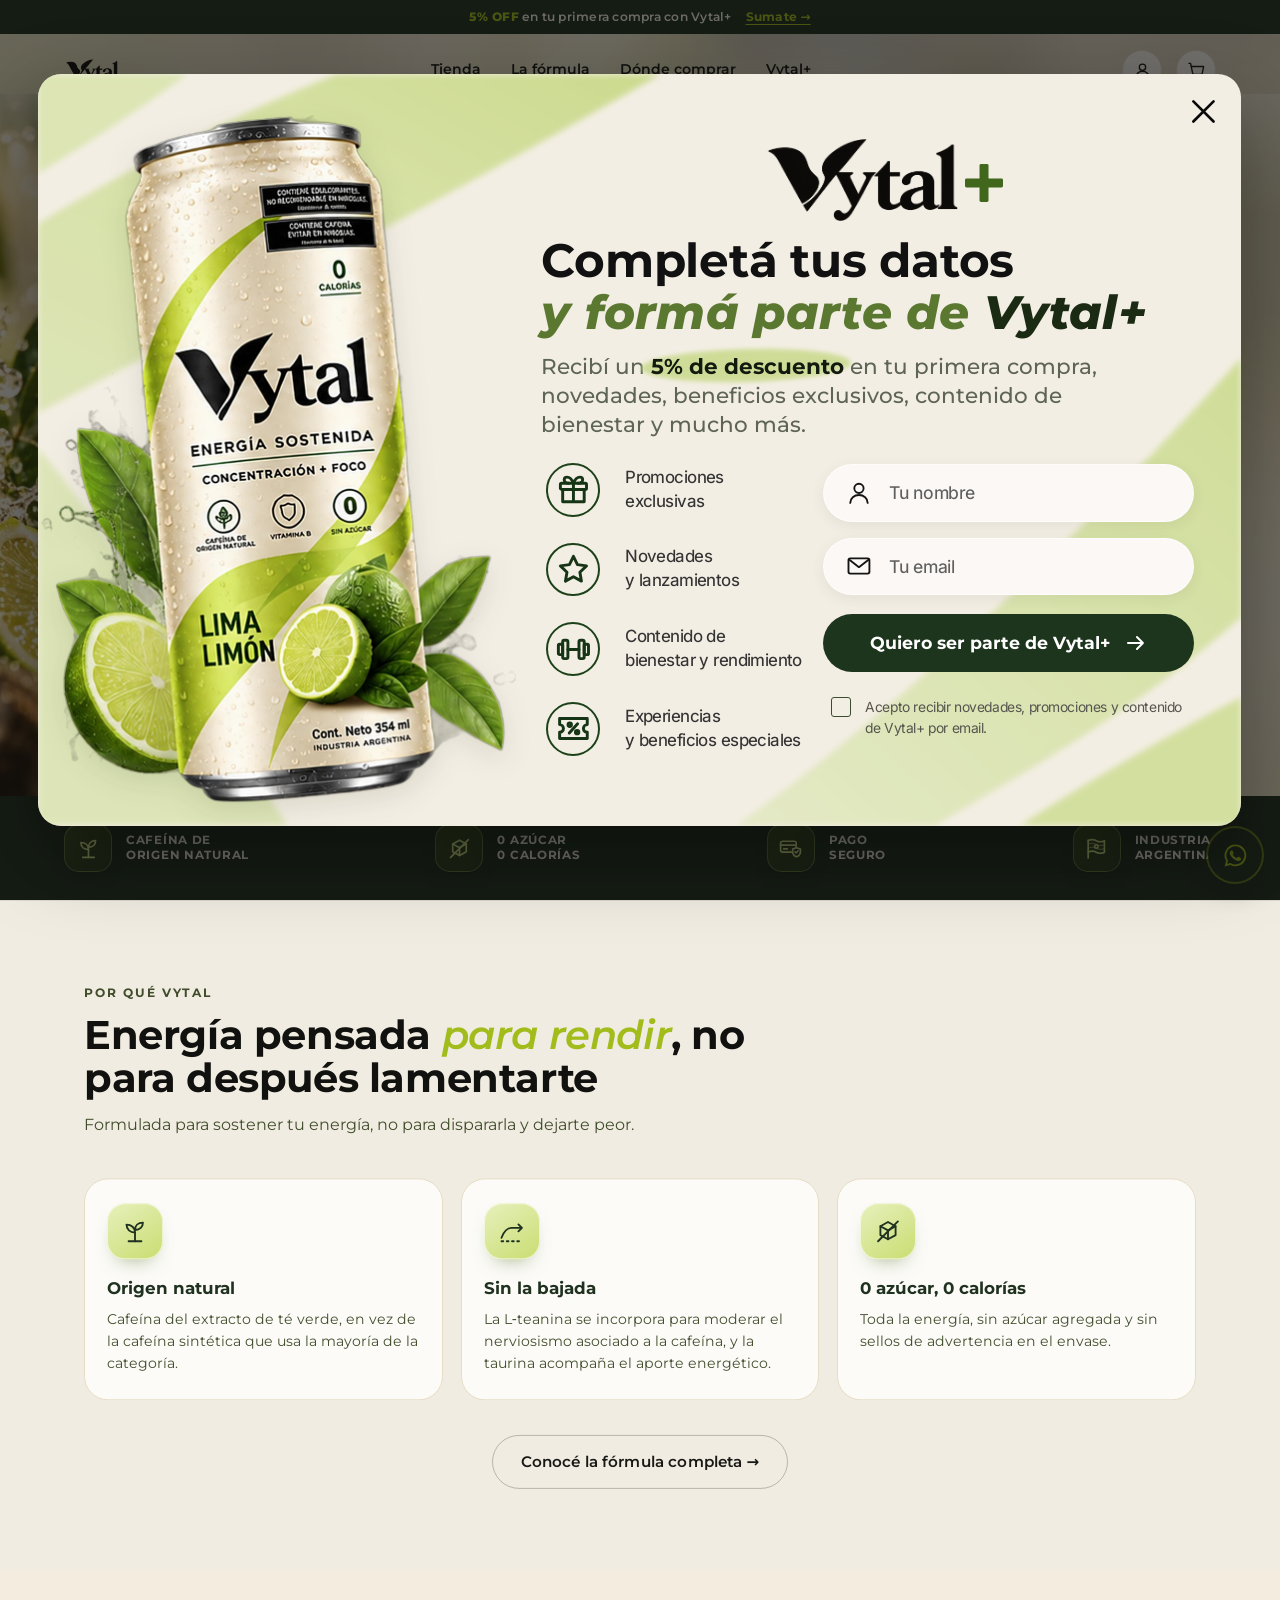
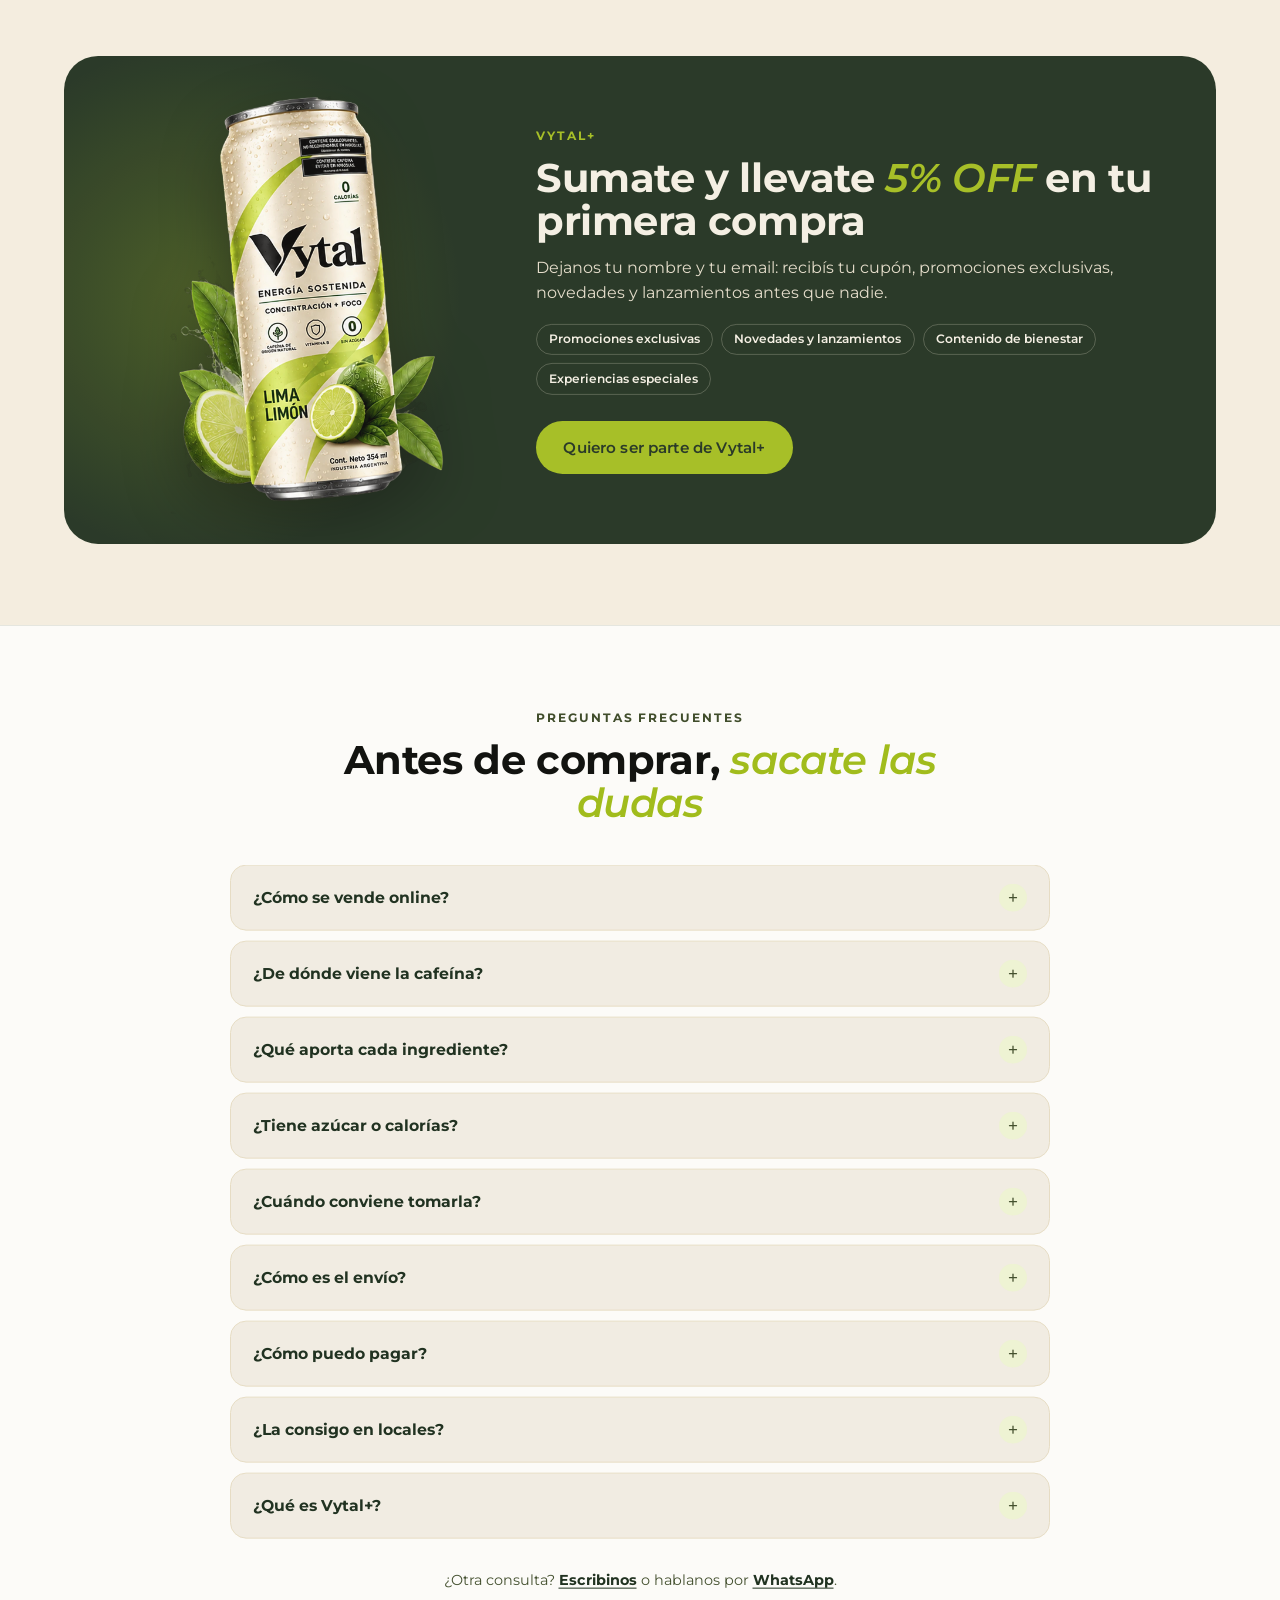
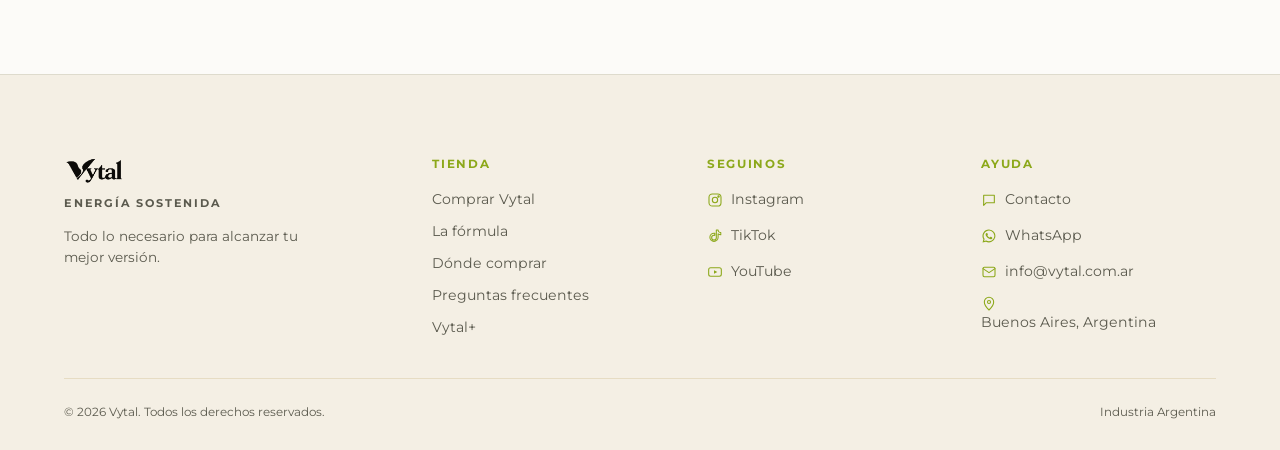
<file: index.html>
<!doctype html>
<html lang="es-AR" class="no-js">
<head>
<meta charset="utf-8">
<meta name="viewport" content="width=device-width, initial-scale=1, viewport-fit=cover">
<title>Vytal — Comprá online. Energía + Foco</title>
<meta name="description" content="Comprá Vytal online: bebida energizante con cafeína de origen natural, L-teanina, ginseng y vitamina B. 0g de azúcar, 0 calorías. Pack x4 latas.">
<meta property="og:title" content="Vytal — Comprá online. Energía + Foco">
<meta property="og:description" content="Comprá Vytal online: bebida energizante con cafeína de origen natural, L-teanina, ginseng y vitamina B. 0g de azúcar, 0 calorías. Pack x4 latas.">
<meta property="og:type" content="website">
<meta property="og:image" content="img/og-imagen.jpg">
<meta name="twitter:card" content="summary_large_image">
<link rel="icon" href="data:image/svg+xml,%3Csvg xmlns='http://www.w3.org/2000/svg' viewBox='0 0 100 100'%3E%3Crect width='100' height='100' rx='22' fill='%2311120F'/%3E%3Cpath fill='%23A1BC1B' d='M50,86 C26,74 16,52 21,22 C37,26 47,42 49,60 C50,42 59,28 75,22 C82,50 72,74 50,86 Z'/%3E%3C/svg%3E">
<link rel="apple-touch-icon" href="img/apple-touch-icon.png">
<link rel="preload" href="img/compra-1-ancha.jpg?v=2" as="image" fetchpriority="high">
<link rel="preload" href="fonts/montserrat-variable.woff2" as="font" type="font/woff2" crossorigin>
<link rel="preload" href="fonts/montserrat-italic-variable.woff2" as="font" type="font/woff2" crossorigin>
<link rel="stylesheet" href="css/tokens.css?v=23">
<link rel="stylesheet" href="css/styles.css?v=32">
<link rel="stylesheet" href="css/tienda.css?v=38">
<script>document.documentElement.className=document.documentElement.className.replace('no-js','js');</script>
</head>
<body class="pagina-tienda">
<!-- ===== INICIO Cabecera ===== -->
<header class="cabecera" data-nav>
  <button type="button" class="anuncio" data-abrir-vytalmas>
    <span><b>5% OFF</b> en tu primera compra con Vytal+</span><span class="anuncio__cta">Sumate →</span>
  </button>
  <div class="nav">
    <a class="nav__logo" href="index.html"><img src="img/logo-negro.png" alt="Vytal" width="90" height="44"></a>
    <nav aria-label="Principal"><ul class="nav__links"><li><a href="index.html" aria-current=page>Tienda</a></li><li><a href="formula.html">La fórmula</a></li><li><a href="donde.html">Dónde comprar</a></li><li><a href="#" data-abrir-vytalmas>Vytal+</a></li></ul></nav>
    <div class="nav__acciones">
    <button type="button" class="nav__cuenta" aria-label="Mi cuenta">
      <svg viewBox="0 0 24 24" fill="none" stroke="currentColor" stroke-width="1.7" stroke-linecap="round" stroke-linejoin="round"><circle cx="12" cy="8" r="4"/><path d="M4 20c0-4 3.6-7 8-7s8 3 8 7"/></svg>
    </button>
    <button type="button" class="nav__carrito" data-abrir-carrito aria-label="Ver carrito">
      <svg viewBox="0 0 24 24" fill="none" stroke="currentColor" stroke-width="1.7" stroke-linecap="round" stroke-linejoin="round"><circle cx="9" cy="21" r="1"/><circle cx="19" cy="21" r="1"/><path d="M2.5 3h2l2.6 12.4a2 2 0 0 0 2 1.6h8.2a2 2 0 0 0 2-1.6L21 7H6"/></svg>
      <span class="cuenta" data-cuenta-carrito hidden>0</span>
    </button>
    <button type="button" class="nav__menu-btn" data-abrir-menu aria-label="Abrir menú" aria-expanded="false">
      <svg viewBox="0 0 24 24" fill="none" stroke="currentColor" stroke-width="1.8" stroke-linecap="round"><path d="M4 7h16M4 12h16M4 17h16"/></svg>
    </button>
    </div>
  </div>
</header>
<div class="menu-movil" data-menu-movil>
  <ul><li><a href="index.html" data-cerrar-menu>Tienda</a></li><li><a href="formula.html" data-cerrar-menu>La fórmula</a></li><li><a href="donde.html" data-cerrar-menu>Dónde comprar</a></li><li><a href="contacto.html" data-cerrar-menu>Contacto</a></li><li><a href="#" data-abrir-vytalmas data-cerrar-menu>Vytal+</a></li></ul>
</div>
<!-- ===== FIN Cabecera ===== -->

<div class="modal-overlay" data-modal-vytalmas data-lenis-prevent>
  <div class="modal modal--vytalmas" data-modal-caja>
    <svg class="vm__ondas" viewBox="0 0 1207 754" preserveAspectRatio="none" aria-hidden="true" focusable="false">
      <defs>
        <filter id="vm-suave" x="-5%" y="-5%" width="110%" height="110%"><feGaussianBlur stdDeviation="3"/></filter>
        <linearGradient id="vm-g1" x1="0" y1="1" x2="1" y2="0"><stop offset="0" stop-color="#DCE4B6"/><stop offset=".6" stop-color="#D6E1A4"/><stop offset="1" stop-color="#CBDA8E"/></linearGradient>
        <linearGradient id="vm-g2" x1="0" y1="1" x2="1" y2="0"><stop offset="0" stop-color="#E4E9C6"/><stop offset="1" stop-color="#CFDD97"/></linearGradient>
      </defs>
      <g filter="url(#vm-suave)">
        <path class="vm__onda" d="M0 0 H150 C110 30 50 70 0 100 Z" fill="#DCE5B3"/>
        <path class="vm__onda" d="M0 150 C90 95 200 40 300 0 H625 C470 90 230 220 0 340 Z" fill="url(#vm-g1)"/>
        <path class="vm__onda" d="M0 375 C80 470 160 610 250 754 H0 Z" fill="#DDE5B8"/>
        <path class="vm__onda" d="M700 754 C860 640 1040 470 1207 285 V545 C1100 640 990 700 900 754 Z" fill="url(#vm-g2)"/>
        <path class="vm__onda" d="M985 754 C1060 705 1140 660 1207 625 V754 Z" fill="#D3DF9F"/>
      </g>
    </svg>
    <button type="button" class="modal__cerrar" data-cerrar-modal aria-label="Cerrar">
      <svg viewBox="0 0 24 24" fill="none" stroke="currentColor" stroke-width="2.4" stroke-linecap="round"><path d="M3 3l18 18M21 3L3 21"/></svg>
    </button>
    <img class="vm__lata" src="img/lata-vytalmas.webp" width="954" height="1422" alt="Lata de Vytal Lima Limón entre limas, hojas y un splash de agua">
    <div class="vm__contenido">
      <p class="vm__logo-fila"><img class="vm__logo" src="img/logo-negro-recorte.png" alt="Vytal" width="837" height="354"><span class="vm__mas" aria-label="más">+</span></p>
      <h3 class="vm__titulo"><span class="vm__titulo-1">Completá tus datos</span> <em class="vm__titulo-2">y formá parte de <strong>Vytal+</strong></em></h3>
      <p class="vm__intro">Recibí un <b class="vm__resaltado">5% de descuento</b> en tu primera compra, novedades, beneficios exclusivos, contenido de bienestar y mucho más.</p>
      <div class="vm__cuerpo">
        <ul class="vm__beneficios">
          <li><span class="vm__icono"><svg viewBox="0 0 24 24" fill="none" stroke="currentColor" stroke-width="1.9" stroke-linecap="round" stroke-linejoin="round"><rect x="3.5" y="8" width="17" height="4" rx=".8"/><path d="M5 12v8h14v-8M12 8v12"/><path d="M12 8c-1-2.6-2.4-4-4.2-4C6.6 4 6 4.8 6 5.7 6 7 7.2 8 9 8"/><path d="M12 8c1-2.6 2.4-4 4.2-4 1.2 0 1.8.8 1.8 1.7C18 7 16.8 8 15 8"/></svg></span><span>Promociones<br>exclusivas</span></li>
          <li><span class="vm__icono"><svg viewBox="0 0 24 24" fill="none" stroke="currentColor" stroke-width="1.9" stroke-linecap="round" stroke-linejoin="round"><path d="M12 3.5l2.6 5.4 5.9.8-4.3 4.1 1 5.8L12 16.8l-5.2 2.8 1-5.8-4.3-4.1 5.9-.8z"/></svg></span><span>Novedades<br>y lanzamientos</span></li>
          <li><span class="vm__icono"><svg viewBox="0 0 24 24" fill="none" stroke="currentColor" stroke-width="1.9" stroke-linecap="round" stroke-linejoin="round"><rect x="5" y="6" width="3.4" height="12" rx="1"/><rect x="15.6" y="6" width="3.4" height="12" rx="1"/><rect x="2.2" y="8.6" width="2.8" height="6.8" rx=".8"/><rect x="19" y="8.6" width="2.8" height="6.8" rx=".8"/><path d="M8.4 12h7.2"/></svg></span><span>Contenido de<br>bienestar y rendimiento</span></li>
          <li><span class="vm__icono"><svg viewBox="0 0 24 24" fill="none" stroke="currentColor" stroke-width="1.9" stroke-linecap="round" stroke-linejoin="round"><path d="M3 5.5h18v4a2.5 2.5 0 0 0 0 5v4H3v-4a2.5 2.5 0 0 0 0-5z"/><path d="M9.3 15l5.4-6"/><circle cx="9.6" cy="9.6" r="1.1"/><circle cx="14.4" cy="14.4" r="1.1"/></svg></span><span>Experiencias<br>y beneficios especiales</span></li>
        </ul>
        <form class="modal__form vm__form" data-form-vytalmas novalidate>
          <label class="visually-hidden" for="vm-nombre">Tu nombre</label>
          <span class="vm__campo">
            <svg viewBox="0 0 24 24" fill="none" stroke="currentColor" stroke-width="1.6" stroke-linecap="round" stroke-linejoin="round" aria-hidden="true"><circle cx="12" cy="8" r="4"/><path d="M4.5 20.5c0-4 3.4-6.8 7.5-6.8s7.5 2.8 7.5 6.8"/></svg>
            <input id="vm-nombre" name="nombre" type="text" placeholder="Tu nombre" autocomplete="name" required>
          </span>
          <label class="visually-hidden" for="vm-email">Tu email</label>
          <span class="vm__campo">
            <svg viewBox="0 0 24 24" fill="none" stroke="currentColor" stroke-width="1.6" stroke-linecap="round" stroke-linejoin="round" aria-hidden="true"><rect x="3" y="5.5" width="18" height="13" rx="1.5"/><path d="M3.5 6.5l8.5 6.5 8.5-6.5"/></svg>
            <input id="vm-email" name="email" type="email" placeholder="Tu email" autocomplete="email" required>
          </span>
          <button type="submit" class="vm__boton">Quiero ser parte de Vytal+ <svg viewBox="0 0 24 24" fill="none" stroke="currentColor" stroke-width="2" stroke-linecap="round" stroke-linejoin="round" aria-hidden="true"><path d="M4 12h15M13 6l6 6-6 6"/></svg></button>
          <label class="vm__check"><input type="checkbox" required> <span>Acepto recibir novedades, promociones y contenido de Vytal+ por email.</span></label>
        </form>
      </div>
      <div class="modal__exito">
        <svg viewBox="0 0 24 24" fill="none" stroke="currentColor" stroke-width="1.6"><circle cx="12" cy="12" r="10"/><path stroke-linecap="round" stroke-linejoin="round" d="M8 12.5l2.5 2.5L16 9"/></svg>
        <h3>¡Listo, ya sos parte de Vytal+!</h3>
        <p>En breve vas a recibir tu cupón de 5% por email.</p>
      </div>
    </div>
  </div>
</div>

<div class="modal-overlay" data-modal-medios>
  <div class="modal modal--medios">
    <button type="button" class="modal__cerrar" data-cerrar-modal-medios aria-label="Cerrar">
      <svg viewBox="0 0 24 24" fill="none" stroke="currentColor" stroke-width="1.8" stroke-linecap="round"><path d="M5 5l14 14M19 5L5 19"/></svg>
    </button>
    <h3>Medios de pago</h3>
    <p class="modal-medios__base">Sobre un total de <b data-medios-base>$4.690</b></p>

    <div class="medio-opcion">
      <span class="medio-opcion__icono"><svg viewBox="0 0 24 24" aria-hidden="true"><path fill="currentColor" d="M12 2a10 10 0 1 0 10 10A10 10 0 0 0 12 2zm4.3 7.4-5 5a1 1 0 0 1-1.4 0l-2.2-2.2a1 1 0 1 1 1.4-1.4l1.5 1.5 4.3-4.3a1 1 0 0 1 1.4 1.4z"/></svg></span>
      <div>
        <p class="medio-opcion__tit">Mercado Pago</p>
        <p class="medio-opcion__precio"><b data-medios-mp>$4.690</b></p>
      </div>
    </div>
    <div class="medio-opcion">
      <span class="medio-opcion__icono"><svg viewBox="0 0 24 24" fill="none" stroke="currentColor" stroke-width="1.6" stroke-linecap="round" stroke-linejoin="round"><rect x="2.5" y="5" width="19" height="14" rx="2.2"/><path d="M2.5 10h19"/></svg></span>
      <div>
        <p class="medio-opcion__tit">Transferencia bancaria</p>
        <p class="medio-opcion__precio"><b data-medios-transferencia>$4.690</b></p>
      </div>
    </div>
    <div class="medio-opcion medio-opcion--destacado">
      <span class="medio-opcion__icono"><svg viewBox="0 0 24 24" fill="none" stroke="currentColor" stroke-width="1.6" stroke-linecap="round" stroke-linejoin="round"><path d="M20 7l-9 11-5-5"/></svg></span>
      <div>
        <p class="medio-opcion__tit"><b>5% off</b> en tu primera compra con <b>Vytal+</b></p>
        <p class="medio-opcion__precio"><s data-medios-base-4>$4.690</s> <b data-medios-vytalmas>$4.456</b></p>
      </div>
    </div>

    <button type="button" class="modal-medios__volver" data-cerrar-modal-medios>← Volver al producto</button>
  </div>
</div>

<main>

<!-- ===== INICIO Comprar (portada de la tienda) ===== -->
<section class="compra compra--portada" id="comprar">
  <div class="producto-compra__fondo" data-presentacion-visual>
    <img class="lata-principal" data-foto-presentacion src="img/compra-1-ancha.jpg?v=2" width="2880" height="1120" alt="Lata de Vytal Lima Limón entre limas, hojas y un splash de agua">
    <div class="producto-compra__miniaturas" data-miniaturas>
      <button type="button" class="miniatura is-activa" data-miniatura data-src="img/compra-1-ancha.jpg?v=2" data-alt="Lata de Vytal Lima Limón entre limas, hojas y un splash de agua" aria-label="Ver foto 1">
        <img src="img/compra-1-mini.jpg?v=2" alt="" width="180" height="180">
      </button>
      <button type="button" class="miniatura" data-miniatura data-src="img/compra-2-ancha.jpg?v=3" data-alt="Lata de Vytal Lima Limón sirviéndose en un vaso con hielo y lima" aria-label="Ver foto 2">
        <img src="img/compra-2-mini.jpg?v=2" alt="" width="180" height="180" loading="lazy">
      </button>
      <button type="button" class="miniatura" data-miniatura data-src="img/pack-x4-ancha.jpg" data-recorte="1" data-alt="Pack x4 de Vytal Lima Limón" aria-label="Ver foto del pack x4">
        <img src="img/pack-x4.jpg" alt="" width="180" height="180" loading="lazy">
      </button>
    </div>
    <span class="producto-compra__badge">Pack x4</span>
  </div>
  <div class="compra__grid">
    <div class="compra__galeria" aria-hidden="true"></div>

    <div class="panel-compra" data-reveal>
      <p class="sabor">Vytal Lima Limón · Pack x4</p>
      <h1 class="panel-compra__titulo">Energía + Foco<span class="punto-lima">.</span></h1>
      <p class="panel-compra__sub"><em>Tu Mejor Versión</em></p>
      <p class="panel-compra__desc">Cafeína de origen natural, L‑teanina, ginseng y vitamina B. 0 azúcar, 0 calorías.</p>

      <div class="precio">
        <p class="precio__monto" data-precio-unit="4690"><span data-precio-total>$18.760</span> <small data-precio-detalle>Pack x4 · 4 latas de 354 ml</small></p>
        <p class="precio-sin-impuestos">Sin impuestos nacionales: <span data-precio-sin-impuestos>$15.504,13</span> · <span data-pack-unit="4">$4.690 c/u</span></p>
        <button type="button" class="precio__vytalmas" data-abrir-vytalmas><b data-precio-vytalmas>$17.822</b> en tu 1.ª compra con Vytal+ <span>Sumate →</span></button>
      </div>

      <p class="cantidad__label">Cantidad de packs <span class="cantidad__ayuda" data-cantidad-ayuda>4 latas</span></p>
      <div class="compra__accion">
        <div class="cantidad" data-cantidad>
          <button type="button" data-cantidad-menos aria-label="Restar">−</button>
          <output data-cantidad-valor>1</output>
          <button type="button" data-cantidad-mas aria-label="Sumar">+</button>
        </div>
        <button type="button" class="btn btn--primary compra__agregar" data-agregar-carrito>Agregar al carrito — <span data-precio-boton>$18.760</span></button>
      </div>

      <div class="compra__extra">
        <div class="cp">
          <label for="cp-input">Calculá el envío</label>
          <div class="cp__fila">
            <input class="campo" id="cp-input" type="text" inputmode="numeric" maxlength="4" placeholder="Código postal">
            <button type="button" class="btn btn--outline-dark" data-cp-verificar>Calcular</button>
          </div>
          <p class="cp__resultado" data-cp-resultado></p>
        </div>
        <div class="compra__links">
          <button type="button" class="medios-pago__link" data-abrir-medios-pago>Medios de pago</button>
          <a class="panel-compra__whatsapp" href="https://wa.me/5491100000000?text=Hola%2C%20quiero%20comprar%20Vytal%20Lima%20Lim%C3%B3n" target="_blank" rel="noopener">Consultar por WhatsApp</a>
        </div>
      </div>
    </div>
  </div>
</section>
<!-- ===== FIN Comprar ===== -->

<!-- ===== INICIO Franja de confianza ===== -->
<section class="franja" aria-label="Por qué comprar Vytal">
  <ul class="franja__lista">
    <li><span class="franja__icono"><svg viewBox="0 0 24 24" fill="none" stroke="currentColor" stroke-width="1.6" stroke-linecap="round" stroke-linejoin="round"><path d="M12 20.5v-7.5"/><path d="M12 13c0-4.2-3.1-6.8-7.3-6.8 0 4.2 3.1 6.8 7.3 6.8z"/><path d="M12 10.8c0-3.7 2.6-6.3 6.8-6.3 0 3.7-2.6 6.3-6.8 6.3z"/><path d="M6.5 20.5h11"/></svg></span>Cafeína de<br>origen natural</li>
    <li><span class="franja__icono"><svg viewBox="0 0 24 24" fill="none" stroke="currentColor" stroke-width="1.6" stroke-linecap="round" stroke-linejoin="round"><path d="M12 4l6.5 3.6v7.6L12 18.8l-6.5-3.6V7.6z"/><path d="M5.5 7.6L12 11.2l6.5-3.6M12 11.2v7.6"/><path d="M3.5 20.5l17-17"/></svg></span>0 azúcar<br>0 calorías</li>
    <li><span class="franja__icono"><svg viewBox="0 0 24 24" fill="none" stroke="currentColor" stroke-width="1.6" stroke-linecap="round" stroke-linejoin="round"><rect x="2.5" y="5" width="15" height="10.5" rx="2"/><path d="M2.5 8.8h15M5.5 12.4h3.5"/><path d="M17.8 11.2l3.7 1.4v2.6c0 2.4-1.6 4.1-3.7 4.8-2.1-.7-3.7-2.4-3.7-4.8v-2.6z" fill="var(--franja-bg,#1C2E1C)"/><path d="M16.4 15.2l1 1 1.9-2"/></svg></span>Pago<br>seguro</li>
    <li><span class="franja__icono"><svg viewBox="0 0 24 24" fill="none" stroke="currentColor" stroke-width="1.6" stroke-linecap="round" stroke-linejoin="round"><path d="M4 21V4"/><path d="M4 4.5c2.6-1.4 5.2-1.4 7.8 0s5.2 1.4 7.8 0v11c-2.6 1.4-5.2 1.4-7.8 0s-5.2-1.4-7.8 0"/><path d="M4 8.2c2.6-1.4 5.2-1.4 7.8 0s5.2 1.4 7.8 0M4 11.8c2.6-1.4 5.2-1.4 7.8 0s5.2 1.4 7.8 0" stroke-width="1.1" opacity=".55"/><circle cx="11.8" cy="10" r="1.6"/></svg></span>Industria<br>Argentina</li>
  </ul>
</section>
<!-- ===== FIN Franja de confianza ===== -->

<!-- ===== INICIO Por qué Vytal ===== -->
<section class="seccion seccion--cream" id="beneficios">
  <div class="envoltura">
    <div class="seccion__cabecera">
      <p class="kicker" data-reveal>Por qué Vytal</p>
      <h2 class="h2" data-reveal>Energía pensada <span class="acento">para rendir</span>, no para después lamentarte</h2>
      <p class="parrafo" data-reveal>Formulada para sostener tu energía, no para dispararla y dejarte peor.</p>
    </div>
    <div class="beneficios__lista" data-reveal>
      <div class="beneficio">
        <span class="beneficio__icono"><svg viewBox="0 0 24 24" fill="none" stroke="currentColor" stroke-width="1.6" stroke-linecap="round" stroke-linejoin="round"><path d="M12 20.5v-7.5"/><path d="M12 13c0-4.2-3.1-6.8-7.3-6.8 0 4.2 3.1 6.8 7.3 6.8z"/><path d="M12 10.8c0-3.7 2.6-6.3 6.8-6.3 0 3.7-2.6 6.3-6.8 6.3z"/><path d="M6.5 20.5h11"/></svg></span>
        <h3>Origen natural</h3>
        <p>Cafeína del extracto de té verde, en vez de la cafeína sintética que usa la mayoría de la categoría.</p>
      </div>
      <div class="beneficio">
        <span class="beneficio__icono"><svg viewBox="0 0 24 24" fill="none" stroke="currentColor" stroke-width="1.6" stroke-linecap="round" stroke-linejoin="round"><path d="M3 17.5c2.2-5.8 4.8-8.5 8.5-8.5H20"/><path d="M17.5 6l3 3-3 3"/><path d="M3 20.5h18" stroke-dasharray="1.5 3"/></svg></span>
        <h3>Sin la bajada</h3>
        <p>La L‑teanina se incorpora para moderar el nerviosismo asociado a la cafeína, y la taurina acompaña el aporte energético.</p>
      </div>
      <div class="beneficio">
        <span class="beneficio__icono"><svg viewBox="0 0 24 24" fill="none" stroke="currentColor" stroke-width="1.6" stroke-linecap="round" stroke-linejoin="round"><path d="M12 4l6.5 3.6v7.6L12 18.8l-6.5-3.6V7.6z"/><path d="M5.5 7.6L12 11.2l6.5-3.6M12 11.2v7.6"/><path d="M3.5 20.5l17-17"/></svg></span>
        <h3>0 azúcar, 0 calorías</h3>
        <p>Toda la energía, sin azúcar agregada y sin sellos de advertencia en el envase.</p>
      </div>
    </div>
    <p class="beneficios__pie" data-reveal><a class="btn btn--ghost" href="formula.html">Conocé la fórmula completa →</a></p>
  </div>
</section>
<!-- ===== FIN Por qué Vytal ===== -->

<!-- ===== INICIO Banner Vytal+ ===== -->
<section class="club">
  <div class="club__caja" data-reveal>
    <img class="club__lata" src="img/lata-vytalmas.webp" width="954" height="1422" alt="" loading="lazy">
    <div class="club__texto">
      <p class="kicker">Vytal+</p>
      <h2 class="h2">Sumate y llevate <span class="acento">5% OFF</span> en tu primera compra</h2>
      <p class="parrafo">Dejanos tu nombre y tu email: recibís tu cupón, promociones exclusivas, novedades y lanzamientos antes que nadie.</p>
      <ul class="club__lista">
        <li>Promociones exclusivas</li><li>Novedades y lanzamientos</li><li>Contenido de bienestar</li><li>Experiencias especiales</li>
      </ul>
      <button type="button" class="btn btn--primary" data-abrir-vytalmas>Quiero ser parte de Vytal+</button>
    </div>
  </div>
</section>
<!-- ===== FIN Banner Vytal+ ===== -->

<!-- ===== INICIO Preguntas frecuentes ===== -->
<section class="seccion seccion--surface" id="faq">
  <div class="envoltura">
    <div class="seccion__cabecera faq__cabecera">
      <p class="kicker" data-reveal>Preguntas frecuentes</p>
      <h2 class="h2" data-reveal>Antes de comprar, <span class="acento">sacate las dudas</span></h2>
    </div>
    <div class="faq" data-reveal>
      <details><summary>¿Cómo se vende online?</summary><p>Online vendemos el pack x4: 4 latas de 354 ml. Podés sumar los packs que quieras al carrito.</p></details>
      <details><summary>¿De dónde viene la cafeína?</summary><p>Del extracto de té verde: es cafeína de origen natural, que se libera de forma más gradual que la sintética. Además, la L‑teanina modera el nerviosismo y atenúa el bajón.</p></details>
      <details><summary>¿Qué aporta cada ingrediente?</summary><p>Cada uno cumple un rol dentro de la fórmula: la cafeína de origen natural aporta la energía; la L‑teanina se incorpora para moderar el nerviosismo asociado a la cafeína; la vitamina B está orientada a reducir el cansancio; el ginseng, a la concentración; y la taurina acompaña el aporte energético.</p></details>
      <details><summary>¿Tiene azúcar o calorías?</summary><p>No. Vytal tiene 0 azúcar agregada, 0 sodio y 0 calorías. Está endulzada con sucralosa y no lleva sellos de advertencia.</p></details>
      <details><summary>¿Cuándo conviene tomarla?</summary><p>Cuando necesitás sostener la energía y el foco: una maratón de estudio, una jornada larga de trabajo, para retomar la concentración a la tarde o después de entrenar. <a href="formula.html#momentos">Ver los momentos Vytal</a>.</p></details>
      <details><summary>¿Cómo es el envío?</summary><p>Enviamos por Correo Argentino. Ingresá tu código postal junto al botón de compra y vas a ver el costo y la demora para las dos opciones: envío a domicilio o retiro en sucursal. El envío que elijas se suma al total del carrito.</p></details>
      <details><summary>¿Cómo puedo pagar?</summary><p>Con Mercado Pago o transferencia bancaria. Si te sumás a Vytal+, tenés 5% de descuento en tu primera compra.</p></details>
      <details><summary>¿La consigo en locales?</summary><p>Sí, también estamos en dietéticas, gimnasios y autoservicios. <a href="donde.html">Encontrá tu punto de venta más cercano</a>.</p></details>
      <details><summary>¿Qué es Vytal+?</summary><p>Es nuestra comunidad: te sumás gratis con tu nombre y email y recibís 5% de descuento en tu primera compra, promociones exclusivas, novedades y contenido de bienestar. <a href="#" data-abrir-vytalmas>Sumate acá</a>.</p></details>
      <p class="faq__mas">¿Otra consulta? <a href="contacto.html">Escribinos</a> o hablanos por <a href="https://wa.me/5491100000000?text=Hola%2C%20quiero%20comprar%20Vytal%20Lima%20Lim%C3%B3n" target="_blank" rel="noopener">WhatsApp</a>.</p>
    </div>
  </div>
</section>
<!-- ===== FIN Preguntas frecuentes ===== -->

</main>

<div class="barra-compra" data-barra-compra aria-hidden="true">
  <div class="barra-compra__info"><b>Vytal Lima Limón · Pack x4</b><span data-barra-detalle>$18.760</span></div>
  <button type="button" class="btn btn--primary" data-barra-agregar tabindex="-1">Agregar</button>
</div>

<!-- ===== INICIO Carrito ===== -->
<div class="scrim" data-scrim></div>
<aside class="carrito-drawer" data-carrito aria-hidden="true" aria-label="Carrito">
  <div class="carrito-drawer__cabecera">
    <h3>Tu carrito</h3>
    <button type="button" class="modal__cerrar" data-cerrar-carrito aria-label="Cerrar carrito" style="position:static">
      <svg viewBox="0 0 24 24" fill="none" stroke="currentColor" stroke-width="1.8" stroke-linecap="round"><path d="M5 5l14 14M19 5L5 19"/></svg>
    </button>
  </div>
  <div class="carrito-items" data-carrito-items>
    <p class="carrito-vacio">Todavía no agregaste nada.</p>
  </div>
  <div class="carrito-total">
    <div class="carrito-total__fila carrito-total__fila--sub"><span>Subtotal</span><span data-carrito-subtotal>$0</span></div>
    <div class="carrito-total__fila carrito-total__fila--sub carrito-total__fila--desc"><span>Descuento Vytal+ (−5%)</span><span data-carrito-descuento>−$0</span></div>
    <div class="carrito-total__fila carrito-total__fila--sub" data-carrito-envio hidden><span data-carrito-envio-label>Envío</span><span data-carrito-envio-precio>$0</span></div>
    <p class="carrito-total__aviso" data-carrito-envio-aviso hidden>Envío: calculalo con tu código postal en la <a href="index.html#comprar" data-cerrar-carrito>página del producto</a>.</p>
    <div class="carrito-total__fila carrito-total__fila--total"><span>Total</span><span data-carrito-total>$0</span></div>
    <a class="btn btn--primary btn--block" href="#" data-finalizar target="_blank" rel="noopener">Finalizar compra</a>
    <a class="carrito-total__seguir" href="index.html#comprar" data-cerrar-carrito>Seguir comprando</a>
  </div>
</aside>
<!-- ===== FIN Carrito ===== -->

<!-- ===== INICIO Footer ===== -->
<footer class="pie">
  <div class="pie__top">
    <div class="pie__marca">
      <img src="img/logo-negro.png" alt="Vytal" width="90" height="44">
      <span class="pie__tagline">Energía sostenida</span>
      <p>Todo lo necesario para alcanzar tu mejor versión.</p>
    </div>
    <div>
      <h5>Tienda</h5>
      <ul>
        <li><a href="index.html#comprar">Comprar Vytal</a></li>
        <li><a href="formula.html">La fórmula</a></li>
        <li><a href="donde.html">Dónde comprar</a></li>
        <li><a href="index.html#faq">Preguntas frecuentes</a></li>
        <li><a href="#" data-abrir-vytalmas>Vytal+</a></li>
      </ul>
    </div>
    <div>
      <h5>Seguinos</h5>
      <ul>
        <li><a href="https://www.instagram.com/vytal.arg" target="_blank" rel="noopener"><svg viewBox="0 0 24 24" fill="none" stroke="currentColor" stroke-width="1.6"><rect x="3" y="3" width="18" height="18" rx="5"/><circle cx="12" cy="12" r="4"/><circle cx="17.3" cy="6.7" r="1"/></svg>Instagram</a></li>
        <li><a href="#"><svg viewBox="0 0 24 24" fill="none" stroke="currentColor" stroke-width="1.6" stroke-linecap="round" stroke-linejoin="round"><path d="M14 4v10.5a3.5 3.5 0 1 1-3.5-3.5c.4 0 .8.06 1.2.17V8c-.4-.1-.8-.15-1.2-.15A6.15 6.15 0 0 0 4.35 14c0 3.4 2.76 6.15 6.15 6.15S16.65 17.4 16.65 14V8.8a7.4 7.4 0 0 0 4 1.2V6.9a4.4 4.4 0 0 1-2.8-1 4.4 4.4 0 0 1-1.2-2.9H14z"/></svg>TikTok</a></li>
        <li><a href="#"><svg viewBox="0 0 24 24" fill="none" stroke="currentColor" stroke-width="1.6"><rect x="2.5" y="5.5" width="19" height="13" rx="3"/><path d="M10.5 9.5l5 2.5-5 2.5z" fill="currentColor" stroke="none"/></svg>YouTube</a></li>
      </ul>
    </div>
    <div>
      <h5>Ayuda</h5>
      <ul>
        <li><a href="contacto.html"><svg viewBox="0 0 24 24" fill="none" stroke="currentColor" stroke-width="1.6" stroke-linecap="round" stroke-linejoin="round"><path d="M4 5h16v11H8l-4 4z"/></svg>Contacto</a></li>
        <li><a href="https://wa.me/5491100000000?text=Hola%2C%20quiero%20comprar%20Vytal%20Lima%20Lim%C3%B3n" target="_blank" rel="noopener"><svg viewBox="0 0 24 24" fill="currentColor" style="width:16px;height:16px" aria-hidden="true"><path d="M12 2.2a9.7 9.7 0 0 0-8.4 14.6L2.3 21.8l5.1-1.3A9.7 9.7 0 1 0 12 2.2zm0 17.7a8 8 0 0 1-4.1-1.1l-.3-.2-3 .8.8-2.9-.2-.3A8 8 0 1 1 12 19.9zm4.4-6c-.2-.1-1.4-.7-1.7-.8-.2-.1-.4-.1-.5.1l-.8 1c-.1.2-.3.2-.5.1a6.6 6.6 0 0 1-3.3-2.9c-.2-.4.2-.4.7-1.3.1-.2 0-.3 0-.4l-.8-1.8c-.2-.5-.4-.4-.5-.4h-.5a.9.9 0 0 0-.7.3 2.8 2.8 0 0 0-.9 2.1 4.9 4.9 0 0 0 1 2.6 11.2 11.2 0 0 0 4.3 3.8c1.6.7 2.2.7 3 .6.5-.1 1.4-.6 1.6-1.1.2-.6.2-1 .1-1.1l-.5-.3z"/></svg>WhatsApp</a></li>
        <li><a href="mailto:info@vytal.com.ar"><svg viewBox="0 0 24 24" fill="none" stroke="currentColor" stroke-width="1.6" stroke-linecap="round" stroke-linejoin="round"><rect x="3" y="5" width="18" height="14" rx="2"/><path d="M3 7l9 6 9-6"/></svg>info@vytal.com.ar</a></li>
        <li><svg viewBox="0 0 24 24" fill="none" stroke="currentColor" stroke-width="1.6" stroke-linecap="round" stroke-linejoin="round"><path d="M12 21s7-6.5 7-12a7 7 0 1 0-14 0c0 5.5 7 12 7 12z"/><circle cx="12" cy="9" r="2.3"/></svg>Buenos Aires, Argentina</li>
      </ul>
    </div>
  </div>
  <div class="pie__bottom">
    <span>© 2026 Vytal. Todos los derechos reservados.</span>
    <span>Industria Argentina</span>
  </div>
</footer>
<a class="wa-flotante" href="https://wa.me/5491100000000?text=Hola%2C%20quiero%20comprar%20Vytal%20Lima%20Lim%C3%B3n" target="_blank" rel="noopener" aria-label="Escribinos por WhatsApp"><svg viewBox="0 0 24 24" fill="currentColor" aria-hidden="true"><path d="M12 2.2a9.7 9.7 0 0 0-8.4 14.6L2.3 21.8l5.1-1.3A9.7 9.7 0 1 0 12 2.2zm0 17.7a8 8 0 0 1-4.1-1.1l-.3-.2-3 .8.8-2.9-.2-.3A8 8 0 1 1 12 19.9zm4.4-6c-.2-.1-1.4-.7-1.7-.8-.2-.1-.4-.1-.5.1l-.8 1c-.1.2-.3.2-.5.1a6.6 6.6 0 0 1-3.3-2.9c-.2-.4.2-.4.7-1.3.1-.2 0-.3 0-.4l-.8-1.8c-.2-.5-.4-.4-.5-.4h-.5a.9.9 0 0 0-.7.3 2.8 2.8 0 0 0-.9 2.1 4.9 4.9 0 0 0 1 2.6 11.2 11.2 0 0 0 4.3 3.8c1.6.7 2.2.7 3 .6.5-.1 1.4-.6 1.6-1.1.2-.6.2-1 .1-1.1l-.5-.3z"/></svg></a>
<!-- ===== FIN Footer ===== -->
<script src="vendor/gsap.min.js" defer></script>
<script src="vendor/ScrollTrigger.min.js" defer></script>
<script src="vendor/SplitText.min.js" defer></script>
<script src="vendor/lenis.min.js" defer></script>
<script src="js/main.js?v=38" defer></script>
</body>
</html>
</file>
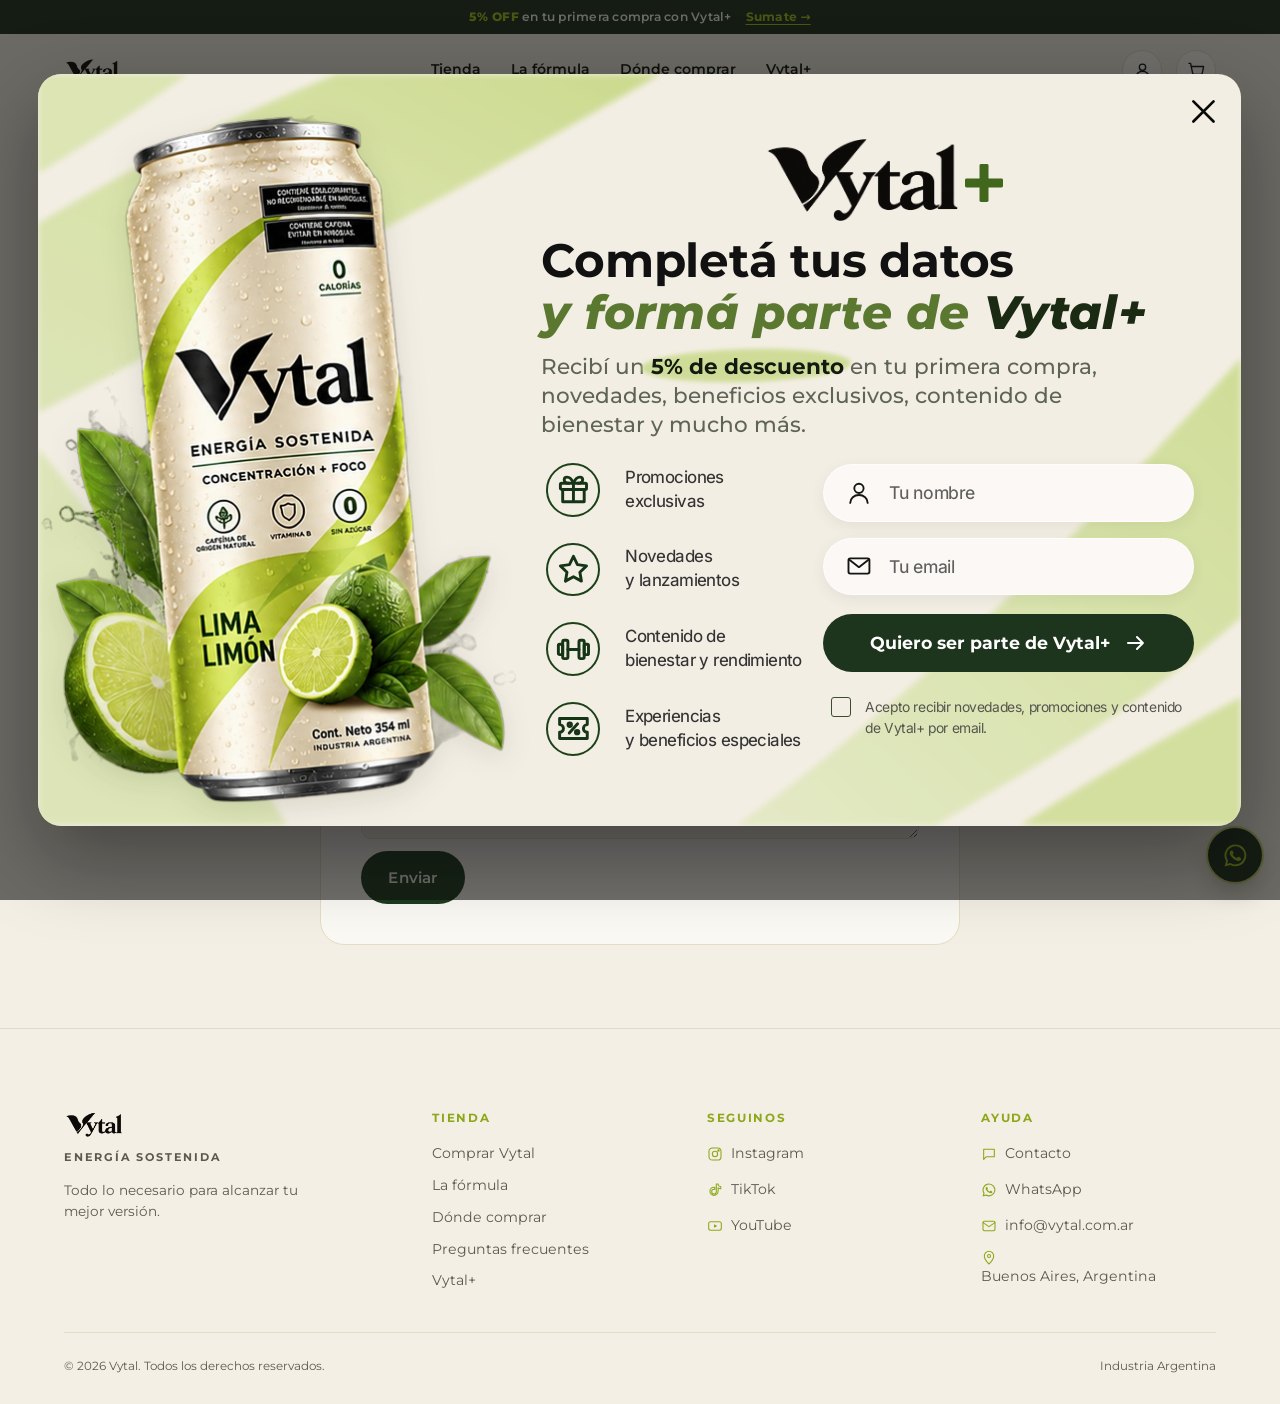
<file: contacto.html>
<!doctype html>
<html lang="es-AR" class="no-js">
<head>
<meta charset="utf-8">
<meta name="viewport" content="width=device-width, initial-scale=1, viewport-fit=cover">
<title>Contacto — Vytal</title>
<meta name="description" content="Escribinos: consultas, pedidos, prensa, alianzas comerciales y más.">
<meta property="og:title" content="Contacto — Vytal">
<meta property="og:description" content="Escribinos: consultas, pedidos, prensa, alianzas comerciales y más.">
<meta property="og:type" content="website">
<meta property="og:image" content="img/og-imagen.jpg">
<meta name="twitter:card" content="summary_large_image">
<link rel="icon" href="data:image/svg+xml,%3Csvg xmlns='http://www.w3.org/2000/svg' viewBox='0 0 100 100'%3E%3Crect width='100' height='100' rx='22' fill='%2311120F'/%3E%3Cpath fill='%23A1BC1B' d='M50,86 C26,74 16,52 21,22 C37,26 47,42 49,60 C50,42 59,28 75,22 C82,50 72,74 50,86 Z'/%3E%3C/svg%3E">
<link rel="apple-touch-icon" href="img/apple-touch-icon.png">
<link rel="preload" href="fonts/montserrat-variable.woff2" as="font" type="font/woff2" crossorigin>
<link rel="preload" href="fonts/montserrat-italic-variable.woff2" as="font" type="font/woff2" crossorigin>
<link rel="stylesheet" href="css/tokens.css?v=23">
<link rel="stylesheet" href="css/styles.css?v=32">
<link rel="stylesheet" href="css/tienda.css?v=38">
<script>document.documentElement.className=document.documentElement.className.replace('no-js','js');</script>
</head>
<body class="pagina-interna">
<!-- ===== INICIO Cabecera ===== -->
<header class="cabecera" data-nav>
  <button type="button" class="anuncio" data-abrir-vytalmas>
    <span><b>5% OFF</b> en tu primera compra con Vytal+</span><span class="anuncio__cta">Sumate →</span>
  </button>
  <div class="nav">
    <a class="nav__logo" href="index.html"><img src="img/logo-negro.png" alt="Vytal" width="90" height="44"></a>
    <nav aria-label="Principal"><ul class="nav__links"><li><a href="index.html">Tienda</a></li><li><a href="formula.html">La fórmula</a></li><li><a href="donde.html">Dónde comprar</a></li><li><a href="#" data-abrir-vytalmas>Vytal+</a></li></ul></nav>
    <div class="nav__acciones">
    <button type="button" class="nav__cuenta" aria-label="Mi cuenta">
      <svg viewBox="0 0 24 24" fill="none" stroke="currentColor" stroke-width="1.7" stroke-linecap="round" stroke-linejoin="round"><circle cx="12" cy="8" r="4"/><path d="M4 20c0-4 3.6-7 8-7s8 3 8 7"/></svg>
    </button>
    <button type="button" class="nav__carrito" data-abrir-carrito aria-label="Ver carrito">
      <svg viewBox="0 0 24 24" fill="none" stroke="currentColor" stroke-width="1.7" stroke-linecap="round" stroke-linejoin="round"><circle cx="9" cy="21" r="1"/><circle cx="19" cy="21" r="1"/><path d="M2.5 3h2l2.6 12.4a2 2 0 0 0 2 1.6h8.2a2 2 0 0 0 2-1.6L21 7H6"/></svg>
      <span class="cuenta" data-cuenta-carrito hidden>0</span>
    </button>
    <button type="button" class="nav__menu-btn" data-abrir-menu aria-label="Abrir menú" aria-expanded="false">
      <svg viewBox="0 0 24 24" fill="none" stroke="currentColor" stroke-width="1.8" stroke-linecap="round"><path d="M4 7h16M4 12h16M4 17h16"/></svg>
    </button>
    </div>
  </div>
</header>
<div class="menu-movil" data-menu-movil>
  <ul><li><a href="index.html" data-cerrar-menu>Tienda</a></li><li><a href="formula.html" data-cerrar-menu>La fórmula</a></li><li><a href="donde.html" data-cerrar-menu>Dónde comprar</a></li><li><a href="contacto.html" data-cerrar-menu>Contacto</a></li><li><a href="#" data-abrir-vytalmas data-cerrar-menu>Vytal+</a></li></ul>
</div>
<!-- ===== FIN Cabecera ===== -->

<div class="modal-overlay" data-modal-vytalmas data-lenis-prevent>
  <div class="modal modal--vytalmas" data-modal-caja>
    <svg class="vm__ondas" viewBox="0 0 1207 754" preserveAspectRatio="none" aria-hidden="true" focusable="false">
      <defs>
        <filter id="vm-suave" x="-5%" y="-5%" width="110%" height="110%"><feGaussianBlur stdDeviation="3"/></filter>
        <linearGradient id="vm-g1" x1="0" y1="1" x2="1" y2="0"><stop offset="0" stop-color="#DCE4B6"/><stop offset=".6" stop-color="#D6E1A4"/><stop offset="1" stop-color="#CBDA8E"/></linearGradient>
        <linearGradient id="vm-g2" x1="0" y1="1" x2="1" y2="0"><stop offset="0" stop-color="#E4E9C6"/><stop offset="1" stop-color="#CFDD97"/></linearGradient>
      </defs>
      <g filter="url(#vm-suave)">
        <path class="vm__onda" d="M0 0 H150 C110 30 50 70 0 100 Z" fill="#DCE5B3"/>
        <path class="vm__onda" d="M0 150 C90 95 200 40 300 0 H625 C470 90 230 220 0 340 Z" fill="url(#vm-g1)"/>
        <path class="vm__onda" d="M0 375 C80 470 160 610 250 754 H0 Z" fill="#DDE5B8"/>
        <path class="vm__onda" d="M700 754 C860 640 1040 470 1207 285 V545 C1100 640 990 700 900 754 Z" fill="url(#vm-g2)"/>
        <path class="vm__onda" d="M985 754 C1060 705 1140 660 1207 625 V754 Z" fill="#D3DF9F"/>
      </g>
    </svg>
    <button type="button" class="modal__cerrar" data-cerrar-modal aria-label="Cerrar">
      <svg viewBox="0 0 24 24" fill="none" stroke="currentColor" stroke-width="2.4" stroke-linecap="round"><path d="M3 3l18 18M21 3L3 21"/></svg>
    </button>
    <img class="vm__lata" src="img/lata-vytalmas.webp" width="954" height="1422" alt="Lata de Vytal Lima Limón entre limas, hojas y un splash de agua">
    <div class="vm__contenido">
      <p class="vm__logo-fila"><img class="vm__logo" src="img/logo-negro-recorte.png" alt="Vytal" width="837" height="354"><span class="vm__mas" aria-label="más">+</span></p>
      <h3 class="vm__titulo"><span class="vm__titulo-1">Completá tus datos</span> <em class="vm__titulo-2">y formá parte de <strong>Vytal+</strong></em></h3>
      <p class="vm__intro">Recibí un <b class="vm__resaltado">5% de descuento</b> en tu primera compra, novedades, beneficios exclusivos, contenido de bienestar y mucho más.</p>
      <div class="vm__cuerpo">
        <ul class="vm__beneficios">
          <li><span class="vm__icono"><svg viewBox="0 0 24 24" fill="none" stroke="currentColor" stroke-width="1.9" stroke-linecap="round" stroke-linejoin="round"><rect x="3.5" y="8" width="17" height="4" rx=".8"/><path d="M5 12v8h14v-8M12 8v12"/><path d="M12 8c-1-2.6-2.4-4-4.2-4C6.6 4 6 4.8 6 5.7 6 7 7.2 8 9 8"/><path d="M12 8c1-2.6 2.4-4 4.2-4 1.2 0 1.8.8 1.8 1.7C18 7 16.8 8 15 8"/></svg></span><span>Promociones<br>exclusivas</span></li>
          <li><span class="vm__icono"><svg viewBox="0 0 24 24" fill="none" stroke="currentColor" stroke-width="1.9" stroke-linecap="round" stroke-linejoin="round"><path d="M12 3.5l2.6 5.4 5.9.8-4.3 4.1 1 5.8L12 16.8l-5.2 2.8 1-5.8-4.3-4.1 5.9-.8z"/></svg></span><span>Novedades<br>y lanzamientos</span></li>
          <li><span class="vm__icono"><svg viewBox="0 0 24 24" fill="none" stroke="currentColor" stroke-width="1.9" stroke-linecap="round" stroke-linejoin="round"><rect x="5" y="6" width="3.4" height="12" rx="1"/><rect x="15.6" y="6" width="3.4" height="12" rx="1"/><rect x="2.2" y="8.6" width="2.8" height="6.8" rx=".8"/><rect x="19" y="8.6" width="2.8" height="6.8" rx=".8"/><path d="M8.4 12h7.2"/></svg></span><span>Contenido de<br>bienestar y rendimiento</span></li>
          <li><span class="vm__icono"><svg viewBox="0 0 24 24" fill="none" stroke="currentColor" stroke-width="1.9" stroke-linecap="round" stroke-linejoin="round"><path d="M3 5.5h18v4a2.5 2.5 0 0 0 0 5v4H3v-4a2.5 2.5 0 0 0 0-5z"/><path d="M9.3 15l5.4-6"/><circle cx="9.6" cy="9.6" r="1.1"/><circle cx="14.4" cy="14.4" r="1.1"/></svg></span><span>Experiencias<br>y beneficios especiales</span></li>
        </ul>
        <form class="modal__form vm__form" data-form-vytalmas novalidate>
          <label class="visually-hidden" for="vm-nombre">Tu nombre</label>
          <span class="vm__campo">
            <svg viewBox="0 0 24 24" fill="none" stroke="currentColor" stroke-width="1.6" stroke-linecap="round" stroke-linejoin="round" aria-hidden="true"><circle cx="12" cy="8" r="4"/><path d="M4.5 20.5c0-4 3.4-6.8 7.5-6.8s7.5 2.8 7.5 6.8"/></svg>
            <input id="vm-nombre" name="nombre" type="text" placeholder="Tu nombre" autocomplete="name" required>
          </span>
          <label class="visually-hidden" for="vm-email">Tu email</label>
          <span class="vm__campo">
            <svg viewBox="0 0 24 24" fill="none" stroke="currentColor" stroke-width="1.6" stroke-linecap="round" stroke-linejoin="round" aria-hidden="true"><rect x="3" y="5.5" width="18" height="13" rx="1.5"/><path d="M3.5 6.5l8.5 6.5 8.5-6.5"/></svg>
            <input id="vm-email" name="email" type="email" placeholder="Tu email" autocomplete="email" required>
          </span>
          <button type="submit" class="vm__boton">Quiero ser parte de Vytal+ <svg viewBox="0 0 24 24" fill="none" stroke="currentColor" stroke-width="2" stroke-linecap="round" stroke-linejoin="round" aria-hidden="true"><path d="M4 12h15M13 6l6 6-6 6"/></svg></button>
          <label class="vm__check"><input type="checkbox" required> <span>Acepto recibir novedades, promociones y contenido de Vytal+ por email.</span></label>
        </form>
      </div>
      <div class="modal__exito">
        <svg viewBox="0 0 24 24" fill="none" stroke="currentColor" stroke-width="1.6"><circle cx="12" cy="12" r="10"/><path stroke-linecap="round" stroke-linejoin="round" d="M8 12.5l2.5 2.5L16 9"/></svg>
        <h3>¡Listo, ya sos parte de Vytal+!</h3>
        <p>En breve vas a recibir tu cupón de 5% por email.</p>
      </div>
    </div>
  </div>
</div>

<main>

<section class="seccion seccion--surface" id="contacto">
  <div class="envoltura">
    <div class="seccion__cabecera" style="text-align:center;margin-inline:auto">
      <p class="kicker" data-reveal>Contacto</p>
      <h2 class="h2" data-reveal>Escribinos, <span class="acento">te leemos</span></h2>
      <p class="parrafo" style="margin-inline:auto" data-reveal>Completá el formulario y te respondemos a la brevedad. Si es por un pedido, es más rápido por <a href="https://wa.me/5491100000000?text=Hola%2C%20quiero%20comprar%20Vytal%20Lima%20Lim%C3%B3n" target="_blank" rel="noopener" class="enlace">WhatsApp</a>.</p>
    </div>
    <div class="contacto-caja" data-reveal>
      <form class="contacto-form" data-form-contacto novalidate>
        <div class="contacto-form__grid">
          <div>
            <label for="ct-nombre">Nombre</label>
            <input class="campo" id="ct-nombre" name="nombre" type="text" required>
          </div>
          <div>
            <label for="ct-apellido">Apellido</label>
            <input class="campo" id="ct-apellido" name="apellido" type="text" required>
          </div>
          <div>
            <label for="ct-telefono">Teléfono</label>
            <input class="campo" id="ct-telefono" name="telefono" type="tel" required>
          </div>
          <div>
            <label for="ct-email">Email</label>
            <input class="campo" id="ct-email" name="email" type="email" required>
          </div>
        </div>
        <label for="ct-motivo">Motivo de consulta</label>
        <select class="campo" id="ct-motivo" name="motivo" required>
          <option value="" selected disabled>Elegí una opción</option>
          <option>Problema / Reclamo</option>
          <option>Comentarios</option>
          <option>Recursos Humanos / Empleo</option>
          <option>Prensa / Alianzas comerciales</option>
          <option>Facturación o administración</option>
          <option>Ventas / Comercial</option>
          <option>Consulta general o información</option>
        </select>
        <label for="ct-mensaje">Tu mensaje</label>
        <textarea class="campo" id="ct-mensaje" name="mensaje" rows="5" required></textarea>
        <button type="submit" class="btn btn--primary">Enviar</button>
      </form>
      <div class="contacto-exito" data-contacto-exito hidden>
        <svg viewBox="0 0 24 24" fill="none" stroke="currentColor" stroke-width="1.6"><circle cx="12" cy="12" r="10"/><path stroke-linecap="round" stroke-linejoin="round" d="M8 12.5l2.5 2.5L16 9"/></svg>
        <p>TU FORMULARIO YA FUE ENVIADO. MUCHAS GRACIAS</p>
      </div>
    </div>
  </div>
</section>

</main>

<!-- ===== INICIO Carrito ===== -->
<div class="scrim" data-scrim></div>
<aside class="carrito-drawer" data-carrito aria-hidden="true" aria-label="Carrito">
  <div class="carrito-drawer__cabecera">
    <h3>Tu carrito</h3>
    <button type="button" class="modal__cerrar" data-cerrar-carrito aria-label="Cerrar carrito" style="position:static">
      <svg viewBox="0 0 24 24" fill="none" stroke="currentColor" stroke-width="1.8" stroke-linecap="round"><path d="M5 5l14 14M19 5L5 19"/></svg>
    </button>
  </div>
  <div class="carrito-items" data-carrito-items>
    <p class="carrito-vacio">Todavía no agregaste nada.</p>
  </div>
  <div class="carrito-total">
    <div class="carrito-total__fila carrito-total__fila--sub"><span>Subtotal</span><span data-carrito-subtotal>$0</span></div>
    <div class="carrito-total__fila carrito-total__fila--sub carrito-total__fila--desc"><span>Descuento Vytal+ (−5%)</span><span data-carrito-descuento>−$0</span></div>
    <div class="carrito-total__fila carrito-total__fila--sub" data-carrito-envio hidden><span data-carrito-envio-label>Envío</span><span data-carrito-envio-precio>$0</span></div>
    <p class="carrito-total__aviso" data-carrito-envio-aviso hidden>Envío: calculalo con tu código postal en la <a href="index.html#comprar" data-cerrar-carrito>página del producto</a>.</p>
    <div class="carrito-total__fila carrito-total__fila--total"><span>Total</span><span data-carrito-total>$0</span></div>
    <a class="btn btn--primary btn--block" href="#" data-finalizar target="_blank" rel="noopener">Finalizar compra</a>
    <a class="carrito-total__seguir" href="index.html#comprar" data-cerrar-carrito>Seguir comprando</a>
  </div>
</aside>
<!-- ===== FIN Carrito ===== -->

<!-- ===== INICIO Footer ===== -->
<footer class="pie">
  <div class="pie__top">
    <div class="pie__marca">
      <img src="img/logo-negro.png" alt="Vytal" width="90" height="44">
      <span class="pie__tagline">Energía sostenida</span>
      <p>Todo lo necesario para alcanzar tu mejor versión.</p>
    </div>
    <div>
      <h5>Tienda</h5>
      <ul>
        <li><a href="index.html#comprar">Comprar Vytal</a></li>
        <li><a href="formula.html">La fórmula</a></li>
        <li><a href="donde.html">Dónde comprar</a></li>
        <li><a href="index.html#faq">Preguntas frecuentes</a></li>
        <li><a href="#" data-abrir-vytalmas>Vytal+</a></li>
      </ul>
    </div>
    <div>
      <h5>Seguinos</h5>
      <ul>
        <li><a href="https://www.instagram.com/vytal.arg" target="_blank" rel="noopener"><svg viewBox="0 0 24 24" fill="none" stroke="currentColor" stroke-width="1.6"><rect x="3" y="3" width="18" height="18" rx="5"/><circle cx="12" cy="12" r="4"/><circle cx="17.3" cy="6.7" r="1"/></svg>Instagram</a></li>
        <li><a href="#"><svg viewBox="0 0 24 24" fill="none" stroke="currentColor" stroke-width="1.6" stroke-linecap="round" stroke-linejoin="round"><path d="M14 4v10.5a3.5 3.5 0 1 1-3.5-3.5c.4 0 .8.06 1.2.17V8c-.4-.1-.8-.15-1.2-.15A6.15 6.15 0 0 0 4.35 14c0 3.4 2.76 6.15 6.15 6.15S16.65 17.4 16.65 14V8.8a7.4 7.4 0 0 0 4 1.2V6.9a4.4 4.4 0 0 1-2.8-1 4.4 4.4 0 0 1-1.2-2.9H14z"/></svg>TikTok</a></li>
        <li><a href="#"><svg viewBox="0 0 24 24" fill="none" stroke="currentColor" stroke-width="1.6"><rect x="2.5" y="5.5" width="19" height="13" rx="3"/><path d="M10.5 9.5l5 2.5-5 2.5z" fill="currentColor" stroke="none"/></svg>YouTube</a></li>
      </ul>
    </div>
    <div>
      <h5>Ayuda</h5>
      <ul>
        <li><a href="contacto.html"><svg viewBox="0 0 24 24" fill="none" stroke="currentColor" stroke-width="1.6" stroke-linecap="round" stroke-linejoin="round"><path d="M4 5h16v11H8l-4 4z"/></svg>Contacto</a></li>
        <li><a href="https://wa.me/5491100000000?text=Hola%2C%20quiero%20comprar%20Vytal%20Lima%20Lim%C3%B3n" target="_blank" rel="noopener"><svg viewBox="0 0 24 24" fill="currentColor" style="width:16px;height:16px" aria-hidden="true"><path d="M12 2.2a9.7 9.7 0 0 0-8.4 14.6L2.3 21.8l5.1-1.3A9.7 9.7 0 1 0 12 2.2zm0 17.7a8 8 0 0 1-4.1-1.1l-.3-.2-3 .8.8-2.9-.2-.3A8 8 0 1 1 12 19.9zm4.4-6c-.2-.1-1.4-.7-1.7-.8-.2-.1-.4-.1-.5.1l-.8 1c-.1.2-.3.2-.5.1a6.6 6.6 0 0 1-3.3-2.9c-.2-.4.2-.4.7-1.3.1-.2 0-.3 0-.4l-.8-1.8c-.2-.5-.4-.4-.5-.4h-.5a.9.9 0 0 0-.7.3 2.8 2.8 0 0 0-.9 2.1 4.9 4.9 0 0 0 1 2.6 11.2 11.2 0 0 0 4.3 3.8c1.6.7 2.2.7 3 .6.5-.1 1.4-.6 1.6-1.1.2-.6.2-1 .1-1.1l-.5-.3z"/></svg>WhatsApp</a></li>
        <li><a href="mailto:info@vytal.com.ar"><svg viewBox="0 0 24 24" fill="none" stroke="currentColor" stroke-width="1.6" stroke-linecap="round" stroke-linejoin="round"><rect x="3" y="5" width="18" height="14" rx="2"/><path d="M3 7l9 6 9-6"/></svg>info@vytal.com.ar</a></li>
        <li><svg viewBox="0 0 24 24" fill="none" stroke="currentColor" stroke-width="1.6" stroke-linecap="round" stroke-linejoin="round"><path d="M12 21s7-6.5 7-12a7 7 0 1 0-14 0c0 5.5 7 12 7 12z"/><circle cx="12" cy="9" r="2.3"/></svg>Buenos Aires, Argentina</li>
      </ul>
    </div>
  </div>
  <div class="pie__bottom">
    <span>© 2026 Vytal. Todos los derechos reservados.</span>
    <span>Industria Argentina</span>
  </div>
</footer>
<a class="wa-flotante" href="https://wa.me/5491100000000?text=Hola%2C%20quiero%20comprar%20Vytal%20Lima%20Lim%C3%B3n" target="_blank" rel="noopener" aria-label="Escribinos por WhatsApp"><svg viewBox="0 0 24 24" fill="currentColor" aria-hidden="true"><path d="M12 2.2a9.7 9.7 0 0 0-8.4 14.6L2.3 21.8l5.1-1.3A9.7 9.7 0 1 0 12 2.2zm0 17.7a8 8 0 0 1-4.1-1.1l-.3-.2-3 .8.8-2.9-.2-.3A8 8 0 1 1 12 19.9zm4.4-6c-.2-.1-1.4-.7-1.7-.8-.2-.1-.4-.1-.5.1l-.8 1c-.1.2-.3.2-.5.1a6.6 6.6 0 0 1-3.3-2.9c-.2-.4.2-.4.7-1.3.1-.2 0-.3 0-.4l-.8-1.8c-.2-.5-.4-.4-.5-.4h-.5a.9.9 0 0 0-.7.3 2.8 2.8 0 0 0-.9 2.1 4.9 4.9 0 0 0 1 2.6 11.2 11.2 0 0 0 4.3 3.8c1.6.7 2.2.7 3 .6.5-.1 1.4-.6 1.6-1.1.2-.6.2-1 .1-1.1l-.5-.3z"/></svg></a>
<!-- ===== FIN Footer ===== -->
<script src="vendor/gsap.min.js" defer></script>
<script src="vendor/ScrollTrigger.min.js" defer></script>
<script src="vendor/SplitText.min.js" defer></script>
<script src="vendor/lenis.min.js" defer></script>
<script src="js/main.js?v=38" defer></script>
</body>
</html>
</file>
<file: css/tokens.css>
/* ==========================================================================
   Vytal — tokens de marca y de movimiento
   Fuente: manual de marca Vytal (Identidad visual) + ficha de movimiento
   aprobada en direccion-de-arte.html. No se copian de otro proyecto.
   ========================================================================== */
:root{
  /* Color — igual a vytal.pages.dev (medido del sitio publicado) + manual de marca */
  --brand:#A1BC1B;          /* verde lima del packaging: energía, frescura, vitalidad */
  --brand-press:#8CA81A;    /* lima, más oscuro: hover de enlaces y piezas */
  --brand-soft:#EEF3D2;     /* lima muy aclarado: fondo de íconos, halos */
  --brand-on-dark:#C9E07F;  /* lima aclarado, el mismo verde de "Tu Mejor Versión" sobre fondo oscuro en vytal.pages.dev */
  --cta:#1E3A1F;            /* verde oscuro: el color real del botón en vytal.pages.dev */
  --cta-ink:#F4EFE4;        /* crema, la letra real del botón en vytal.pages.dev */
  --cta-hover:#162B17;      /* un poco más oscuro */
  --ink:#11120F;            /* negro principal: títulos y texto */
  --bg:#F4EFE4;             /* crema clara: el fondo real de vytal.pages.dev */
  --surface:#FBF9F4;        /* tarjetas: casi blanco, como en vytal.pages.dev */
  --surface-sage:#E3EBC8;   /* verde salvia clara: alterna secciones, como en vytal.pages.dev */
  --surface-2:#1E3A1F;      /* verde oscuro: secciones invertidas y footer, igual a vytal.pages.dev */
  --surface-3:#404D2B;      /* verde oliva: acentos, botones secundarios */
  --line:#E6DCC3;           /* línea sutil */
  --muted:#5B5A4E;          /* texto secundario, pasa contraste sobre --bg */
  --muted-on-dark:#C9CFC0;  /* texto secundario sobre --surface-2 */
  --accent:#404D2B;         /* verde oliva: detalle, poco uso */
  --error:#B3261E;

  /* Tipografía — identidad (Montserrat: el mismo sustituto de Avenir que ya usa vytal.pages.dev) */
  --font-display:"Montserrat",system-ui,sans-serif;
  --font-body:"Montserrat",system-ui,sans-serif;
  --font-accent:"Montserrat",system-ui,sans-serif;  /* cursiva de acento: Montserrat itálica, como "Tu Mejor Versión" en el sitio ya publicado */

  /* Forma — derivada del isotipo (curvas orgánicas, una punta afilada) */
  --r-xl:34px;
  --r-lg:24px;
  --r-md:16px;
  --r-sm:10px;

  /* Movimiento — ficha de movimiento aprobada (ver direccion-de-arte.html) */
  --ease:cubic-bezier(.25,1,.5,1);        /* power3.out */
  --ease-io:cubic-bezier(.65,0,.35,1);    /* power2.inOut */
  --ease-pop:cubic-bezier(.34,1.44,.64,1);/* back.out(1.3) */
  --dur:.95s;
  --dist:30px;
  --t-hover:.4s;

  /* Espacio y ritmo */
  --gutter:clamp(20px,5vw,64px);
  --maxw:1240px;
  --section-y:clamp(64px,9vw,128px);
}
</file>
<file: css/styles.css>
/* ==========================================================================
   Vytal — hoja de estilos del sitio. Dirección de arte aprobada en
   direccion-de-arte.html (ver LEEME.md para los valores técnicos).
   ========================================================================== */
@font-face{font-family:"Montserrat";src:url(../fonts/montserrat-variable.woff2) format("woff2");font-weight:400 800;font-style:normal;font-display:swap}
@font-face{font-family:"Montserrat";src:url(../fonts/montserrat-italic-variable.woff2) format("woff2");font-weight:400 800;font-style:italic;font-display:swap}
@font-face{font-family:"Inter";src:url(../fonts/inter-variable.woff2) format("woff2");font-weight:100 900;font-style:normal;font-display:swap}

*,*::before,*::after{box-sizing:border-box}
html{-webkit-text-size-adjust:100%}
html,body{margin:0;padding:0}
html{overflow-x:hidden}
body{overflow-x:clip;background:var(--bg);color:var(--ink);font-family:var(--font-body);font-size:16px;line-height:1.55;
  -webkit-font-smoothing:antialiased}
img{max-width:100%;display:block}
a{color:inherit;text-decoration:none}
svg{display:block}
button{font:inherit}
input{font:inherit}
.visually-hidden{position:absolute;width:1px;height:1px;overflow:hidden;clip:rect(0,0,0,0);white-space:nowrap}
::selection{background:var(--brand);color:var(--ink)}

/* ---------- layout ---------- */
.envoltura{max-width:var(--maxw);margin-inline:auto;padding-inline:var(--gutter)}
.seccion{padding-block:var(--section-y)}
.seccion--cream{background:var(--bg)}
.seccion--surface{background:var(--surface)}
.seccion--sage{background:var(--surface-sage)}
.seccion--oscura{background:var(--surface-2);color:var(--bg)}
.kicker{font-size:.76rem;letter-spacing:.16em;text-transform:uppercase;color:var(--surface-3);font-weight:700;margin:0 0 10px}
.seccion--oscura .kicker{color:var(--brand-on-dark)}
.h2{font-family:var(--font-display);font-weight:700;font-size:clamp(1.7rem,4vw,2.5rem);line-height:1.08;margin:0 0 14px;letter-spacing:-.01em}
.h2 .acento{font-family:var(--font-accent);font-style:italic;font-weight:600;color:var(--cta)}
.seccion--oscura .h2 .acento{color:var(--brand-on-dark)}
.parrafo{color:var(--muted);max-width:60ch;margin:0 0 28px}
.seccion--oscura .parrafo{color:var(--muted-on-dark)}
.seccion__cabecera{max-width:720px;margin-bottom:clamp(32px,5vw,56px)}
.fuente{font-size:.72rem;color:var(--muted);margin-top:8px}
.seccion--oscura .fuente{color:var(--muted-on-dark)}

/* ---------- botón ---------- */
.btn{display:inline-flex;align-items:center;justify-content:center;gap:.5em;border-radius:999px;padding:.95em 1.8em;
  font:inherit;font-weight:600;font-size:.95rem;text-decoration:none;border:0;cursor:pointer;letter-spacing:.01em;white-space:nowrap}
.btn--primary{background:var(--cta);color:var(--cta-ink);
  transition:background-color var(--t-hover) var(--ease),scale .15s var(--ease)}
@media (hover:hover){ .btn--primary:hover{background:var(--cta-hover)} }
.btn--primary:active{scale:.97}
.btn--primary:focus-visible{outline:3px solid var(--ink);outline-offset:3px}
.btn--ghost{background:transparent;color:var(--ink);border:1.5px solid rgba(17,18,15,.25);transition:border-color var(--t-hover) var(--ease)}
.btn--ghost:hover{border-color:var(--ink)}
.seccion--oscura .btn--ghost{color:var(--bg);border-color:rgba(244,239,228,.4)}
.seccion--oscura .btn--ghost:hover{border-color:var(--bg)}
.btn--dark{background:var(--ink);color:var(--bg);transition:background-color var(--t-hover) var(--ease),scale .15s var(--ease)}
@media (hover:hover){ .btn--dark:hover{background:#000} }
.btn--dark:active{scale:.97}
.btn--outline-dark{background:transparent;color:var(--ink);border:1.5px solid var(--ink)}
.btn--block{width:100%}
.btn[disabled]{opacity:.5;cursor:not-allowed}

/* ========================================================================
   NAV
   ======================================================================== */
.nav{position:fixed;inset-inline:0;top:0;z-index:300;display:flex;align-items:center;justify-content:space-between;
  padding:16px var(--gutter);transition:background-color .35s var(--ease),padding .35s var(--ease),box-shadow .35s var(--ease)}
.nav.is-scrolled{background:rgba(244,239,228,.92);-webkit-backdrop-filter:blur(8px);backdrop-filter:blur(8px);padding-block:10px;box-shadow:0 1px 0 var(--line)}
.nav__logo img{height:28px;width:auto;display:block}
.nav__links{display:none;align-items:center;gap:30px;list-style:none;margin:0;padding:0;font-size:.88rem;font-weight:600}
.nav__links a{position:relative;padding-block:4px}
.nav__links a::after{content:"";position:absolute;left:0;right:100%;bottom:0;height:2px;background:var(--brand-press);transition:right .35s var(--ease)}
.nav__links a:hover::after{right:0}
@media (min-width:860px){ .nav__links{display:flex} }
.nav__acciones{display:flex;align-items:center;gap:14px}
.nav__cuenta,.nav__carrito{position:relative;display:inline-flex;align-items:center;justify-content:center;width:40px;height:40px;
  border-radius:50%;border:1px solid var(--line);background:var(--surface);cursor:pointer;color:var(--ink)}
.nav__cuenta svg{width:19px;height:19px}
.nav__carrito svg{width:19px;height:19px}
.nav__carrito .cuenta{position:absolute;top:-4px;right:-4px;min-width:18px;height:18px;padding:0 4px;border-radius:999px;
  background:var(--brand-press);color:var(--ink);font-size:.64rem;font-weight:700;display:flex;align-items:center;justify-content:center}
.nav__carrito .cuenta[hidden]{display:none}
.nav__menu-btn{display:inline-flex;width:40px;height:40px;align-items:center;justify-content:center;border:1px solid var(--line);
  border-radius:50%;background:var(--surface);cursor:pointer}
@media (min-width:860px){ .nav__menu-btn{display:none} }
.nav__menu-btn svg{width:18px;height:18px}

/* menú móvil */
.menu-movil{position:fixed;inset:0;z-index:290;background:var(--surface-2);color:var(--bg);display:flex;flex-direction:column;
  padding:96px var(--gutter) 40px;transform:translateY(-100%);transition:transform .5s var(--ease-io)}
.menu-movil.is-open{transform:translateY(0)}
.menu-movil ul{list-style:none;margin:0;padding:0;display:flex;flex-direction:column;gap:22px;font-size:1.5rem;font-weight:700;font-family:var(--font-display)}
.menu-movil a{display:inline-block}

/* ========================================================================
   MODAL VYTAL+
   ======================================================================== */
.modal-overlay{position:fixed;inset:0;z-index:500;background:rgba(17,18,15,.6);display:flex;align-items:center;justify-content:center;
  padding:20px;opacity:0;pointer-events:none;transition:opacity .35s var(--ease)}
.modal-overlay.is-open{opacity:1;pointer-events:auto}
.modal{position:relative;width:min(480px,100%);max-height:92svh;overflow-y:auto;background:var(--surface);border-radius:var(--r-lg);
  padding:clamp(24px,5vw,40px);transform:translateY(16px) scale(.98);transition:transform .4s var(--ease)}
.modal-overlay.is-open .modal{transform:translateY(0) scale(1)}
.modal__cerrar{position:absolute;top:16px;right:16px;width:36px;height:36px;border-radius:50%;border:1px solid var(--line);
  background:var(--bg);display:flex;align-items:center;justify-content:center;cursor:pointer}
.modal__cerrar svg{width:16px;height:16px}
.modal__logo-fila{display:flex;align-items:flex-end;gap:4px;margin:0 0 18px}
.modal__logo{height:26px;width:auto}
.modal__logo-mas{font-family:var(--font-display);font-weight:700;font-size:1.7rem;line-height:.8;color:var(--brand-press)}
.modal h3{font-family:var(--font-display);font-weight:700;font-size:1.5rem;line-height:1.2;margin:0 0 10px}
.modal h3 em{font-family:var(--font-accent);font-style:italic;color:var(--brand-press)}
.modal p{color:var(--muted);margin:0 0 20px}
.modal__beneficios{list-style:none;margin:0 0 22px;padding:0;display:grid;gap:12px;font-size:.88rem}
.modal__beneficios li{display:flex;align-items:center;gap:12px}
.modal__beneficio-icono{width:40px;height:40px;border-radius:50%;border:1.5px solid var(--brand-press);
  display:flex;align-items:center;justify-content:center;flex:none}
.modal__beneficio-icono svg{width:18px;height:18px;color:var(--brand-press)}
.campo{display:block;width:100%;border:1px solid var(--line);background:var(--bg);border-radius:var(--r-sm);padding:.85em 1em;
  font:inherit;margin-bottom:12px;color:var(--ink)}
.campo:focus-visible{outline:2px solid var(--brand-press);outline-offset:1px}
.check{display:flex;gap:10px;align-items:flex-start;font-size:.78rem;color:var(--muted);margin-bottom:18px}
.check input{margin-top:3px}
.modal__exito{display:none;text-align:center;padding:10px 0}
.modal__exito svg{width:48px;height:48px;color:var(--brand-press);margin:0 auto 14px}
.modal.is-exito .modal__form,.modal.is-exito h3,.modal.is-exito .modal-vytalmas__intro,.modal.is-exito .modal__beneficios{display:none}
.modal.is-exito .modal__exito{display:block}

/* ---------- modal Vytal+: un solo fondo crema con ondas lima, lata en diagonal ----------
   Medidas tomadas del diseño aprobado (popup de 1207 x 754). --u = 1px del diseño,
   así todo escala junto con el ancho del popup. */
.modal--vytalmas{--u:calc(100cqw / 1207);container-type:inline-size;
  width:min(1207px,94vw,calc(92svh * 1.6));max-width:none;max-height:none;aspect-ratio:1207/754;
  padding:0;overflow:hidden;background:#F3EEE4;border-radius:calc(22 * var(--u));
  box-shadow:0 30px 80px rgba(0,0,0,.35);color:#111;font-family:var(--font-body)}
.modal--vytalmas > *{position:relative}
.vm__ondas{position:absolute!important;inset:0;width:100%;height:100%;display:block;pointer-events:none}
.vm__lata{position:absolute!important;left:.25%;top:5.44%;width:39.52%;height:auto;max-width:none;display:block;pointer-events:none;
  filter:drop-shadow(0 calc(10 * var(--u)) calc(14 * var(--u)) rgba(40,50,20,.12))}
.modal--vytalmas .modal__cerrar{position:absolute;z-index:3;top:calc(16 * var(--u));right:calc(16 * var(--u));
  width:calc(44 * var(--u));height:calc(44 * var(--u));border:0;border-radius:50%;background:transparent;box-shadow:none;color:#0A0A0A}
.modal--vytalmas .modal__cerrar svg{width:calc(27 * var(--u));height:calc(27 * var(--u))}
.modal--vytalmas .modal__cerrar:hover{background:rgba(17,18,15,.06)}
.vm__contenido{position:absolute!important;left:calc(505 * var(--u));top:0;width:calc(655 * var(--u));height:100%}

/* logo Vytal+ */
.modal--vytalmas .vm__logo-fila{display:flex;align-items:flex-start;margin:0;padding:calc(65 * var(--u)) 0 0 calc(224 * var(--u))}
.vm__logo{width:calc(194 * var(--u));height:auto;display:block}
.vm__mas{position:relative;display:block;flex:none;width:calc(38 * var(--u));height:calc(38 * var(--u));margin:calc(25 * var(--u)) 0 0 calc(7 * var(--u));
  font-size:0;color:transparent}
.vm__mas::before,.vm__mas::after{content:"";position:absolute;background:#41671D;border-radius:calc(1.5 * var(--u))}
.vm__mas::before{left:0;right:0;top:50%;height:calc(9 * var(--u));transform:translateY(-50%)}
.vm__mas::after{top:0;bottom:0;left:50%;width:calc(9 * var(--u));transform:translateX(-50%)}

/* título */
.modal--vytalmas .vm__titulo{font-family:var(--font-display);font-size:calc(47 * var(--u));line-height:calc(53 * var(--u));
  letter-spacing:-.005em;margin:calc(14 * var(--u)) 0 0;color:#111}
.vm__titulo-1{display:block;font-weight:700}
.modal--vytalmas .vm__titulo-2{display:block;letter-spacing:.004em;font-family:var(--font-accent);font-style:italic;font-weight:800;color:#5A7830}
.vm__titulo-2 strong{font-weight:800;color:#1B2A13}

/* bajada con resaltador lima */
.modal--vytalmas .vm__intro{font-size:calc(21.6 * var(--u));line-height:calc(29 * var(--u));font-weight:500;color:#5E6458;
  margin:calc(12 * var(--u)) 0 0;max-width:calc(580 * var(--u))}
.vm__resaltado{position:relative;z-index:0;font-weight:700;color:#121A10;white-space:nowrap}
.vm__resaltado::before{content:"";position:absolute;z-index:-1;left:-.5em;right:-.3em;top:-.2em;bottom:-.14em;
  background:#C6D886;border-radius:50%;opacity:.8;filter:blur(calc(2 * var(--u)));transform:rotate(-1.5deg)}

/* beneficios + formulario en dos columnas */
.vm__cuerpo{display:grid;grid-template-columns:calc(283 * var(--u)) calc(372 * var(--u));margin-top:calc(24 * var(--u))}
.vm__beneficios{list-style:none;margin:0;padding:0 0 0 calc(5 * var(--u));display:grid;row-gap:calc(26 * var(--u))}
.vm__beneficios li{display:flex;align-items:center;gap:calc(25 * var(--u));font-family:"Inter",system-ui,sans-serif;font-weight:450;letter-spacing:-.034em;font-size:calc(16.9 * var(--u));line-height:calc(24 * var(--u));color:#333}
.vm__icono{flex:none;width:calc(54 * var(--u));height:calc(54 * var(--u));border-radius:50%;border:calc(2.6 * var(--u)) solid #1D4219;
  display:flex;align-items:center;justify-content:center;color:#163416}
.vm__icono svg{width:calc(37 * var(--u));height:calc(37 * var(--u))}
.vm__form{display:flex;flex-direction:column;padding-top:calc(1 * var(--u))}
.vm__campo{position:relative;display:block;margin-bottom:calc(16 * var(--u))}
.vm__campo svg{position:absolute;left:calc(22 * var(--u));top:50%;transform:translateY(-50%);width:calc(28 * var(--u));height:calc(28 * var(--u));color:#141414;pointer-events:none}
.vm__campo input{display:block;width:100%;height:calc(58 * var(--u));border:1px solid rgba(255,255,255,.7);border-radius:999px;background:#FBF8F5;
  padding:0 calc(20 * var(--u)) 0 calc(65 * var(--u));font:450 calc(17.6 * var(--u))/1 "Inter",system-ui,sans-serif;letter-spacing:-.02em;color:#111;
  box-shadow:0 calc(4 * var(--u)) calc(14 * var(--u)) rgba(60,70,40,.08)}
.vm__campo input::placeholder{color:#5F5F5F}
.vm__campo input:focus-visible{outline:2px solid #5A7830;outline-offset:2px}
.vm__boton{display:flex;align-items:center;justify-content:center;gap:calc(14 * var(--u));width:100%;height:calc(58 * var(--u));margin-top:calc(3 * var(--u));
  border:0;border-radius:999px;background:#1E351D;color:#fff;cursor:pointer;
  font:700 calc(17.5 * var(--u))/1 var(--font-body);transition:background-color var(--t-hover) var(--ease),scale .15s var(--ease)}
.vm__boton svg{width:calc(24 * var(--u));height:calc(24 * var(--u))}
.vm__boton:hover{background:#142613}
.vm__boton:active{scale:.98}
.vm__boton:focus-visible{outline:3px solid #111;outline-offset:3px}
.vm__check{display:flex;align-items:flex-start;gap:calc(14 * var(--u));margin:calc(25 * var(--u)) 0 0 calc(8 * var(--u));
  font-family:"Inter",system-ui,sans-serif;letter-spacing:-.03em;font-size:calc(13.9 * var(--u));line-height:calc(21 * var(--u));color:#56564F;cursor:pointer}
.vm__check input{appearance:none;-webkit-appearance:none;flex:none;width:calc(20 * var(--u));height:calc(20 * var(--u));margin:0;
  border:calc(1.7 * var(--u)) solid #3A4D2E;border-radius:calc(3 * var(--u));background:transparent;display:grid;place-content:center;cursor:pointer}
.vm__check input::after{content:"";width:calc(10 * var(--u));height:calc(5.5 * var(--u));border:solid #fff;border-width:0 0 calc(2.2 * var(--u)) calc(2.2 * var(--u));
  transform:translateY(-15%) rotate(-45deg);opacity:0}
.vm__check input:checked{background:#1E351D;border-color:#1E351D}
.vm__check input:checked::after{opacity:1}
.vm__check input:focus-visible{outline:2px solid #5A7830;outline-offset:2px}
.vm__check.is-error input{border-color:var(--error);box-shadow:0 0 0 3px rgba(179,38,30,.15)}
.vm__check.is-error span{color:var(--error)}

/* estado enviado */
.modal--vytalmas .modal__exito{padding:calc(70 * var(--u)) 0 0;color:#111}
.modal--vytalmas .modal__exito svg{width:calc(64 * var(--u));height:calc(64 * var(--u));color:#5A7830}
.modal--vytalmas .modal__exito h3{display:block;font-family:var(--font-display);font-weight:800;font-size:calc(34 * var(--u));line-height:1.2;margin:0 0 calc(10 * var(--u))}
.modal--vytalmas .modal__exito p{font-size:calc(19 * var(--u));color:#5E6458;margin:0}
.modal--vytalmas.is-exito .vm__titulo,.modal--vytalmas.is-exito .vm__intro,.modal--vytalmas.is-exito .vm__cuerpo{display:none}

/* celular: lata chica arriba y todo apilado */
@media (max-width:719px){
  .modal-overlay[data-modal-vytalmas]{padding:12px;align-items:flex-start;overflow-y:auto}
  .modal--vytalmas{--u:1px;width:min(480px,100%);aspect-ratio:auto;max-height:none;overflow:hidden;margin:auto 0;border-radius:20px;
    display:flex;flex-direction:column;padding:0 20px 24px}
  .vm__lata{position:relative!important;left:auto;top:auto;order:-1;width:auto;height:min(210px,26svh);margin:14px auto -4px;filter:none}
  .vm__contenido{position:relative!important;left:auto;top:auto;width:auto;height:auto}
  .modal--vytalmas .modal__cerrar{top:10px;right:10px;width:40px;height:40px;background:rgba(243,238,228,.85)}
  .modal--vytalmas .modal__cerrar svg{width:20px;height:20px}
  .modal--vytalmas .vm__logo-fila{justify-content:center;padding:0}
  .vm__logo{width:118px}
  .vm__mas{width:23px;height:23px;margin:15px 0 0 5px}
  .vm__mas::before{height:5.5px}.vm__mas::after{width:5.5px}
  .modal--vytalmas .vm__titulo{font-size:clamp(19px,5.5vw,26px);line-height:1.18;margin-top:12px;text-align:center}
  .modal--vytalmas .vm__intro{font-size:14.5px;line-height:1.45;margin:10px auto 0;text-align:center;max-width:none}
  .vm__cuerpo{grid-template-columns:1fr;margin-top:16px;row-gap:16px}
  .vm__beneficios{grid-template-columns:1fr 1fr;row-gap:14px;column-gap:10px;padding:0}
  .vm__beneficios li{gap:9px;font-size:13px;line-height:1.25;letter-spacing:-.02em}
  .vm__icono{width:38px;height:38px;border-width:1.6px}
  .vm__icono svg{width:25px;height:25px}
  .vm__campo{margin-bottom:12px}
  .vm__campo svg{left:18px;width:20px;height:20px}
  .vm__campo input{height:48px;padding-left:50px;font-size:16px}
  .vm__boton{height:50px;font-size:16px;gap:10px;margin-top:0}
  .vm__boton svg{width:20px;height:20px}
  .vm__check{gap:10px;margin:16px 0 0 4px;font-size:12.5px;line-height:1.45}
  .vm__check input{width:18px;height:18px;border-width:1.6px;border-radius:3px}
  .vm__check input::after{width:9px;height:5px;border-width:0 0 2px 2px}
  .modal--vytalmas .modal__exito{padding:20px 0 10px}
  .modal--vytalmas .modal__exito svg{width:52px;height:52px}
  .modal--vytalmas .modal__exito h3{font-size:24px}
  .modal--vytalmas .modal__exito p{font-size:15px}
}

/* ---------- modal de ingrediente, con foto (igual a vytal.pages.dev) ---------- */
.modal--ingrediente{width:min(820px,94vw);max-width:820px;padding:0;display:grid;grid-template-columns:1fr;overflow:hidden}
.modal--ingrediente .modal__cerrar{z-index:2;background:rgba(255,255,255,.92);border-color:transparent;box-shadow:0 4px 14px rgba(0,0,0,.18)}
@media (min-width:720px){ .modal--ingrediente{grid-template-columns:1fr 1.05fr;max-height:min(600px,86svh)} }
.modal-ingrediente__foto{position:relative;min-height:220px;background:var(--ink)}
@media (min-width:720px){ .modal-ingrediente__foto{min-height:100%} }
.modal-ingrediente__foto img{width:100%;height:100%;object-fit:cover;display:block}
.modal-ingrediente__num{position:absolute;top:16px;left:20px;font-family:var(--font-display);font-weight:800;
  font-size:clamp(2.6rem,6vw,3.4rem);color:#fff;text-shadow:0 4px 18px rgba(0,0,0,.4);line-height:1}
.modal-ingrediente__momento-sobre-foto{position:absolute;left:20px;bottom:16px;color:#fff;font-size:.72rem;
  font-weight:700;letter-spacing:.1em;text-transform:uppercase;text-shadow:0 2px 10px rgba(0,0,0,.5)}
.modal-ingrediente__texto{padding:clamp(24px,4vw,40px);display:flex;flex-direction:column;overflow-y:auto}
.modal-ingrediente__contador{font-size:.72rem;font-weight:700;letter-spacing:.14em;text-transform:uppercase;
  color:var(--surface-3);margin:0 0 14px}
.modal-ingrediente__texto h3{font-family:var(--font-display);font-size:clamp(1.5rem,3vw,1.9rem);font-weight:700;margin:0 0 8px}
.modal-ingrediente__tagline{font-family:var(--font-accent);font-style:italic;font-weight:600;color:var(--cta);
  font-size:1.05rem;margin:0 0 16px}
.modal-ingrediente__desc{color:var(--muted);font-size:.92rem;line-height:1.6;margin:0 0 22px}
.modal-ingrediente__momento-label{font-size:.68rem;font-weight:700;letter-spacing:.12em;text-transform:uppercase;
  color:var(--muted);margin:0 0 8px}
.modal-ingrediente__momento-pill{display:inline-block;background:var(--brand-soft);color:var(--surface-3);
  font-size:.82rem;font-weight:600;padding:.4em 1em;border-radius:999px;width:max-content;margin-bottom:28px}
.modal-ingrediente__nav{display:flex;gap:12px;margin-top:auto}
.modal-ingrediente__nav .btn{flex:1}

/* ---------- modal de medios de pago ---------- */
.modal--medios h3{font-family:var(--font-display);font-size:1.3rem;margin:0 0 4px}
.modal-medios__base{font-size:.82rem;color:var(--muted);margin:0 0 22px}
.medio-opcion{display:flex;align-items:center;gap:14px;padding:16px 0;border-top:1px solid var(--line)}
.medio-opcion:last-of-type{border-bottom:1px solid var(--line)}
.medio-opcion__icono{width:40px;height:40px;border-radius:50%;background:var(--bg);color:var(--surface-3);
  display:flex;align-items:center;justify-content:center;flex:none}
.medio-opcion__icono svg{width:18px;height:18px}
.medio-opcion__tit{margin:0 0 4px;font-size:.88rem}
.medio-opcion__precio{margin:0;font-size:.95rem}
.medio-opcion__precio s{color:var(--muted);margin-right:8px;font-weight:400}
.medio-opcion__precio b{font-family:var(--font-display);font-weight:800}
.medio-opcion--destacado{background:var(--brand-soft);margin-inline:-16px;padding-inline:16px;border-radius:var(--r-md);border-top-color:transparent}
.modal-medios__volver{display:block;margin:20px auto 0;background:none;border:0;font:inherit;font-size:.82rem;
  font-weight:600;color:var(--muted);cursor:pointer;text-decoration:underline;text-underline-offset:3px}

/* ========================================================================
   HERO
   ======================================================================== */
.portada{position:relative;min-height:100svh;display:flex;align-items:center;overflow:hidden;background:var(--bg)}
.portada__fondo{position:absolute;inset:0;z-index:0;background:
  radial-gradient(ellipse at 85% 0%, rgba(161,188,27,.14), transparent 55%),
  radial-gradient(ellipse at 0% 100%, rgba(227,235,200,.7), transparent 60%)}
.portada__grid{position:relative;z-index:2;display:grid;grid-template-columns:1fr;gap:36px;width:100%;
  padding:128px var(--gutter) 64px;max-width:var(--maxw);margin-inline:auto}
.portada__texto{color:var(--ink)}
.eyebrow{display:inline-flex;align-items:center;gap:.6em;font-size:.76rem;letter-spacing:.18em;text-transform:uppercase;
  color:var(--surface-3);font-weight:600;margin:0 0 18px}
.titular{font-family:var(--font-display);font-weight:600;font-size:clamp(2.4rem,7.2vw,4rem);line-height:1.02;
  letter-spacing:-.02em;margin:0 0 22px;color:var(--ink)}
.titular .acento{font-family:var(--font-accent);font-style:italic;font-weight:600;color:var(--cta);letter-spacing:0}
.hero__line{display:block;overflow:hidden;padding:.16em .12em .16em 0;margin:-.16em -.12em -.16em 0}
.hero__line-in{display:block}
.js .hero__line-in{transform:translateY(130%) translateY(0px);animation:lineaRescate 0s 12s forwards}
@keyframes lineaRescate{to{transform:none}}
.hero__lead{font-size:clamp(1rem,2vw,1.15rem);color:var(--muted);max-width:46ch;margin:0 0 30px}
.hero__badges{display:flex;flex-wrap:wrap;gap:10px 18px;margin:0 0 34px;padding:0;list-style:none}
.hero__badges li{display:flex;align-items:center;gap:8px;font-size:.78rem;letter-spacing:.03em;color:var(--ink);font-weight:600}
.hero__badges svg{width:22px;height:22px;flex:none;color:var(--surface-3)}
.hero__actions{display:flex;flex-wrap:wrap;gap:16px;align-items:center;position:relative;z-index:1}
.hero__visual{position:relative;z-index:1;display:flex;flex-direction:column;align-items:center}
.hero__visual .ingredientes__stage{width:100%;max-width:560px}
.camino{position:absolute;inset:0;width:100%;height:100%;overflow:visible;pointer-events:none;z-index:0}
.camino path{fill:none;stroke:var(--brand-press);stroke-width:3;stroke-linecap:round;opacity:.8}
.hero__scroll{position:absolute;bottom:22px;left:50%;translate:-50% 0;z-index:2;color:var(--muted);
  display:flex;flex-direction:column;align-items:center;gap:6px;font-size:.68rem;letter-spacing:.12em;text-transform:uppercase}
.hero__scroll svg{width:16px;height:16px;animation:flechaBaja 2s ease-in-out infinite}
@keyframes flechaBaja{0%,100%{transform:translateY(0)}50%{transform:translateY(6px)}}

@media (min-width:900px){
  .portada__grid{grid-template-columns:1fr 1.05fr;align-items:start;min-height:100svh;padding-top:120px;padding-bottom:40px}
  .hero__visual .ingredientes__stage{max-width:640px}
}

/* ========================================================================
   BARRA DE STATS
   ======================================================================== */
.stats{background:var(--bg);padding-block:clamp(48px,8vw,96px)}
.stats__fila{display:flex;flex-direction:column;gap:40px;max-width:var(--maxw);margin:0 auto;padding-inline:var(--gutter)}
@media (min-width:960px){ .stats__fila{flex-direction:row;align-items:center;justify-content:space-between;gap:40px} }

.stats__titulo{margin:0 0 22px;font-size:clamp(1.9rem,4.4vw,3rem);line-height:1.05}
.stats__titulo .acento{color:var(--brand-press);font-style:italic}
.stats__cta-acciones{display:flex;flex-wrap:wrap;align-items:center;gap:20px;margin:0}
.stats__social{font-size:.88rem;font-weight:600;color:var(--brand-press)}
.stats__social:hover{text-decoration:underline}

.stats__badges{display:flex;flex-wrap:wrap;align-items:center;gap:28px 0;flex:none}
.stats__badge{display:flex;flex-direction:column;align-items:center;gap:10px;text-align:center;
  padding-inline:28px;border-right:1px solid var(--line)}
.stats__badge:last-child{border-right:0}
.stats__icono{position:relative;width:52px;height:52px;border-radius:50%;flex:none;
  display:flex;align-items:center;justify-content:center;border:1.5px solid var(--brand-press);color:var(--surface-3)}
.stats__icono svg{width:22px;height:22px}
.stats__icono em{position:absolute;inset:0;display:flex;align-items:center;justify-content:center;
  font-style:normal;font-weight:700;font-size:.8rem;color:var(--surface-3)}
.stats__badge b{font-size:.72rem;font-weight:700;letter-spacing:.04em;text-transform:uppercase;color:var(--ink);line-height:1.3}
.stats__badge--num{gap:2px}
.stats__num{font-family:var(--font-display);font-weight:800;font-size:1.05rem;color:var(--ink);line-height:1}
.stats__badge--num span{font-size:.78rem;color:var(--muted)}

@media (max-width:719px){
  .stats__badges{gap:22px 0}
  .stats__badge{padding-inline:14px}
  .stats__badge:nth-child(2){border-right:0}
}

/* ========================================================================
   INGREDIENTES INTERACTIVOS — "tocá un ingrediente"
   ======================================================================== */
.ingredientes{position:relative}
.ingredientes__stage{position:relative;width:min(100%,920px);margin:0 auto;aspect-ratio:16/13}

.ingredientes__fondo{position:absolute;inset:0;z-index:0;overflow:hidden;pointer-events:none}
.ingredientes__marca-agua{display:none}
.ingredientes__disco{position:absolute;left:50%;top:50%;width:min(360px,44vw);height:min(360px,44vw);
  margin:calc(min(360px,44vw)/-2) 0 0 calc(min(360px,44vw)/-2);border-radius:50%;background:var(--surface-sage)}
.ingredientes__orbita{position:absolute;left:50%;top:50%;width:min(430px,54vw);height:min(430px,54vw);
  margin:calc(min(430px,54vw)/-2) 0 0 calc(min(430px,54vw)/-2);animation:girarOrbita 70s linear infinite}
.ingredientes__swoosh{position:absolute;left:0;bottom:-6%;width:100%;height:46%}
@keyframes girarOrbita{to{transform:rotate(360deg)}}

.ingredientes__lata-wrap{position:absolute;top:50%;left:50%;translate:-50% -50%;height:min(300px,72%);z-index:1}
.ingredientes__lata-wrap img{width:auto;height:100%;aspect-ratio:480/1318;display:block;position:relative;z-index:2;
  filter:drop-shadow(0 24px 30px rgba(40,50,20,.18));animation:flotarLata 7s ease-in-out infinite}
.ingredientes__sombra{position:absolute;bottom:-4%;left:50%;width:46%;height:5%;margin-left:-23%;
  border-radius:50%;background:rgba(30,40,20,.35);filter:blur(10px);animation:sombraLata 7s ease-in-out infinite}
@keyframes flotarLata{0%,100%{transform:translateY(0) rotate(-2deg)}50%{transform:translateY(-12px) rotate(-1deg)}}
@keyframes sombraLata{0%,100%{transform:scaleX(1);opacity:.55}50%{transform:scaleX(.85);opacity:.35}}

@media (min-width:900px){
  .ingredientes__marca-agua{display:block;position:absolute;left:0;right:0;top:8%;text-align:center;
    font-family:var(--font-display);font-size:clamp(180px,20vw,320px);line-height:.8;font-weight:600;
    font-style:italic;letter-spacing:-.05em;color:#EFE8D8}
}

@media (prefers-reduced-motion:reduce){
  .ingredientes__orbita,.ingredientes__lata-wrap img,.ingredientes__sombra{animation:none}
}

/* Píldoras alrededor de la lata, igual a vytal.pages.dev */
.punto{position:absolute;z-index:2;display:flex;align-items:center;gap:10px;max-width:270px;
  background:#fff;border:1px solid rgba(255,255,255,.9);border-radius:999px;padding:8px 8px 8px 22px;
  box-shadow:0 12px 30px -6px rgba(40,50,20,.14);cursor:pointer;font:inherit;color:var(--ink);text-align:left;
  transition:background-color var(--t-hover) var(--ease),box-shadow var(--t-hover) var(--ease)}
.punto--tr,.punto--br{padding:8px 22px 8px 8px;flex-direction:row-reverse}
.punto__textos{display:flex;flex-direction:column;line-height:1.25}
.punto__textos b{font-size:.84rem;font-weight:600;white-space:nowrap}
.punto__textos small{font-size:.74rem;font-weight:700;color:var(--surface-3)}
.punto__icono{width:44px;height:44px;border-radius:50%;background:var(--surface-sage);color:var(--surface-3);
  display:flex;align-items:center;justify-content:center;flex:none;transition:background-color var(--t-hover) var(--ease),color var(--t-hover) var(--ease)}
.punto__icono svg{width:19px;height:19px}
.punto.is-activo,.punto:hover{background:var(--cta);box-shadow:0 18px 40px -6px rgba(40,50,20,.22)}
.punto.is-activo .punto__textos b,.punto:hover .punto__textos b{color:var(--cta-ink)}
.punto.is-activo .punto__textos small,.punto:hover .punto__textos small{color:var(--brand-on-dark)}
.punto.is-activo .punto__icono,.punto:hover .punto__icono{background:var(--brand-on-dark);color:var(--cta)}

.punto--tl{top:6%;left:0}
.punto--bl{bottom:14%;left:2%}
.punto--tr{top:28%;right:0}
.punto--br{bottom:2%;right:4%}
@media (max-width:719px){
  .ingredientes__stage{aspect-ratio:1/1.15}
  .ingredientes__lata-wrap{height:min(280px,60%)}
  .punto{max-width:unset;width:min(168px,46vw);padding:6px 6px 6px 14px}
  .punto--tr,.punto--br{padding:6px 14px 6px 6px}
  .punto__textos b{font-size:.7rem;white-space:normal;line-height:1.15}
  .punto__textos small{font-size:.6rem}
  .punto__icono{width:34px;height:34px}
  .punto__icono svg{width:15px;height:15px}
  .punto--tl{top:4%;left:-2%}
  .punto--bl{bottom:10%;left:-2%}
  .punto--tr{top:22%;right:-2%}
  .punto--br{bottom:-2%;right:0}
}

.tocar-aviso{margin:28px 0 0;font-size:.72rem;letter-spacing:.16em;text-transform:uppercase;color:var(--surface-3);
  font-weight:700;text-align:center}
.ingrediente-info{margin:22px auto 0;background:var(--surface);border:1px solid var(--line);border-radius:var(--r-lg);
  padding:18px 24px;max-width:420px;width:100%;text-align:left;box-shadow:0 20px 40px -16px rgba(17,18,15,.12)}
.ingrediente-info h3{font-family:var(--font-display);margin:0 0 6px;font-size:1.05rem}
.ingrediente-info p{margin:0;color:var(--muted);font-size:.86rem}

/* ========================================================================
   MOMENTOS
   ======================================================================== */
.momentos__cabecera{display:flex;flex-direction:column;gap:14px;justify-content:space-between}
@media (min-width:760px){ .momentos__cabecera{flex-direction:row;align-items:flex-end} }
.momentos__lede{margin:0;max-width:30ch}
.momentos__lede u{text-decoration-thickness:1.5px;text-underline-offset:3px}
.momentos__lista{display:grid;gap:18px}
@media (min-width:640px){ .momentos__lista{grid-template-columns:repeat(2,1fr)} }
@media (min-width:1080px){ .momentos__lista{grid-template-columns:repeat(4,1fr)} }
.momento{display:block;text-align:left;background:none;border:0;padding:0;font:inherit;color:inherit;cursor:pointer}
.momento__foto{position:relative;display:block;border-radius:var(--r-lg);overflow:hidden;margin-bottom:14px;
  box-shadow:0 16px 32px -16px rgba(17,18,15,.25)}
.momento__foto img{width:100%;height:auto;aspect-ratio:760/502;object-fit:cover;display:block;
  transition:transform .5s var(--ease)}
.momento:hover .momento__foto img{transform:scale(1.06)}
.momento__num{position:absolute;top:10px;left:14px;font-family:var(--font-display);font-weight:800;color:#fff;
  font-size:1.6rem;text-shadow:0 3px 12px rgba(0,0,0,.4)}
.momento h3{font-family:var(--font-display);font-size:1.02rem;margin:0 0 4px}
.momento .con{display:block;font-size:.78rem;color:var(--muted)}

/* ========================================================================
   BENEFICIOS
   ======================================================================== */
.beneficios__lista{display:grid;gap:18px}
@media (min-width:760px){ .beneficios__lista{grid-template-columns:repeat(3,1fr)} }
.beneficio{padding:28px 24px;border-radius:var(--r-lg);background:var(--bg);border:1px solid var(--line)}
.beneficio__icono{width:46px;height:46px;border-radius:50%;background:var(--brand-soft);color:var(--brand-press);
  display:flex;align-items:center;justify-content:center;margin-bottom:16px}
.beneficio__icono svg{width:22px;height:22px}
.beneficio h3{font-family:var(--font-display);font-size:1.05rem;margin:0 0 8px}
.beneficio p{margin:0;color:var(--muted);font-size:.88rem}

/* ========================================================================
   VOCES REALES (investigación propia)
   ======================================================================== */
.voces{display:grid;gap:16px}
@media (min-width:760px){ .voces{grid-template-columns:repeat(3,1fr)} }
.voz{padding:26px;border-radius:var(--r-lg);background:var(--surface-3);color:var(--bg)}
.voz svg{width:26px;height:26px;color:var(--brand-on-dark);margin-bottom:14px}
.voz p{margin:0 0 16px;font-size:.92rem;line-height:1.5}
.voz cite{font-style:normal;font-size:.76rem;color:var(--muted-on-dark);display:block}
.cifras{display:grid;gap:14px;margin-top:40px}
@media (min-width:760px){ .cifras{grid-template-columns:repeat(2,1fr);max-width:720px;margin-inline:auto} }
.cifra{text-align:center;padding:20px}
.cifra b{display:block;font-family:var(--font-display);font-weight:800;font-size:2.1rem;color:var(--brand-press)}
.cifra span{display:block;font-size:.82rem;color:var(--muted);margin-top:4px}

/* ========================================================================
   DÓNDE CONSEGUIR
   ======================================================================== */
.donde__grid{display:grid;gap:28px}
@media (min-width:900px){ .donde__grid{grid-template-columns:1.1fr .9fr} }
.mapa{border-radius:var(--r-lg);overflow:hidden;border:1px solid var(--line);aspect-ratio:4/3;background:var(--surface)}
.mapa iframe{width:100%;height:100%;border:0;display:block}
.puntos-lista{list-style:none;margin:0;padding:0;display:grid;gap:12px}
.punto-venta{display:flex;gap:14px;padding:16px;border-radius:var(--r-md);background:var(--surface);border:1px solid var(--line)}
.punto-venta__icono{width:38px;height:38px;border-radius:50%;background:var(--brand-soft);color:var(--brand-press);
  display:flex;align-items:center;justify-content:center;flex:none}
.punto-venta__icono svg{width:18px;height:18px}
.punto-venta h4{margin:0 0 4px;font-size:.92rem;font-family:var(--font-display)}
.punto-venta p{margin:0;font-size:.8rem;color:var(--muted)}
.punto-venta .marcador{color:var(--surface-3);font-weight:700}
.donde__online{margin-top:18px;padding:18px;border-radius:var(--r-md);background:var(--brand-soft);display:flex;align-items:center;
  gap:14px;justify-content:space-between;flex-wrap:wrap}
.donde__online p{margin:0;font-size:.85rem;font-weight:600}

/* ========================================================================
   COMPRAR — galería a la izquierda, panel de compra a la derecha (referencia: foto 7)
   La foto se muestra entera (sin recortar): encima de una copia difuminada de sí misma
   que rellena los costados. Los packs vienen recortados y se apoyan sobre el crema.
   ======================================================================== */
.compra{--compra-bg:#F4EDDF;background:var(--compra-bg);padding:84px 0 0;overflow:hidden}
.compra__grid{display:grid;grid-template-columns:minmax(0,1fr);gap:22px}
.compra__grid > *{min-width:0}
.compra__galeria{position:relative;padding-inline:var(--gutter)}

/* la foto es el fondo de toda la franja de Comprar (foto ancha: lata nítida a la izquierda,
   costados fuera de foco). En celular queda como banner arriba del panel. */
.producto-compra__fondo{position:relative;aspect-ratio:1/1;overflow:hidden;background:#EDE5D2}
.lata-principal{position:absolute;inset:0;width:100%;height:100%;object-fit:cover;object-position:28% 50%;display:block;transition:opacity .25s var(--ease)}
.producto-compra__fondo::after{content:"";position:absolute;inset:0;pointer-events:none;z-index:1;
  background:linear-gradient(to bottom,rgba(244,237,223,.85),rgba(244,237,223,0) 14%),linear-gradient(to top,rgba(244,237,223,.9),rgba(244,237,223,0) 18%)}
.producto-compra__badge{position:absolute;top:16px;right:16px;z-index:4;background:var(--cta);color:var(--cta-ink);
  font-family:var(--font-display);font-weight:800;font-size:.84rem;padding:.5em 1em;border-radius:999px;
  box-shadow:0 10px 24px -10px rgba(17,18,15,.4)}

/* miniaturas sobreimpresas en la foto; con un pack elegido se ocultan */
.producto-compra__miniaturas{position:absolute;z-index:3;left:12px;top:50%;translate:0 -50%;display:flex;flex-direction:column;gap:8px}
.producto-compra__fondo.es-recorte .producto-compra__miniaturas{opacity:0;visibility:hidden}
.miniatura{flex:none;width:54px;height:54px;padding:0;border-radius:10px;overflow:hidden;cursor:pointer;
  border:2px solid rgba(255,255,255,.95);box-shadow:0 6px 18px rgba(17,18,15,.28);background:var(--surface);
  transition:border-color var(--t-hover) var(--ease),transform var(--t-hover) var(--ease)}
.miniatura:hover{transform:translateX(2px)}
.miniatura.is-activa{border-color:var(--cta);box-shadow:0 0 0 2px #fff,0 6px 18px rgba(17,18,15,.28)}
.miniatura img{width:100%;height:100%;object-fit:cover;display:block}
.miniatura:focus-visible{outline:2px solid var(--ink);outline-offset:2px}

/* reseñas: todavía no hay, estrellas vacías invitan a dejar la primera */
.resenas{display:flex;align-items:center;flex-wrap:wrap;gap:6px 10px;margin:0 0 10px}
.resenas__estrellas{display:flex;gap:2px}
.resenas__estrella{width:22px;height:22px;padding:0;border:0;background:none;cursor:pointer;color:#2F5A23}
.resenas__estrella svg{width:100%;height:100%;fill:transparent;stroke:currentColor;stroke-width:1.6;stroke-linejoin:round;transition:fill .15s}
.resenas__estrellas:hover .resenas__estrella svg{fill:#7FA64A}
.resenas__estrella:hover ~ .resenas__estrella svg{fill:transparent}
.resenas__estrella:focus-visible{outline:2px solid var(--ink);outline-offset:2px;border-radius:4px}
@media (max-width:420px){ .resenas__cta{font-size:.8rem} .resenas__estrella{width:20px;height:20px} }
.resenas__cta{padding:0;border:0;background:none;font:inherit;font-size:.85rem;color:var(--muted);cursor:pointer;
  text-decoration:underline;text-underline-offset:3px;text-decoration-color:rgba(91,90,78,.4)}
.resenas__cta:hover{color:var(--ink);text-decoration-color:currentColor}

/* modal de reseña */
.modal--resena h3{font-family:var(--font-display);font-size:1.35rem;margin:0 0 4px}
.resena-form__intro{font-size:.88rem}
.resena-form label{display:block;font-size:.8rem;font-weight:600;margin:0 0 6px}
.resena-form textarea{resize:vertical}
.resena-form__puntaje{border:0;padding:0;margin:0 0 16px}
.resena-form__puntaje legend{font-size:.8rem;font-weight:600;margin-bottom:6px;padding:0}
.resena-form__estrellas{display:inline-flex;flex-direction:row-reverse;gap:4px}
.resena-form__estrellas input{position:absolute;opacity:0;width:1px;height:1px}
.resena-form__estrellas label{width:34px;height:34px;margin:0;cursor:pointer;color:#2F5A23}
.resena-form__estrellas svg{width:100%;height:100%;fill:transparent;stroke:currentColor;stroke-width:1.5;stroke-linejoin:round;transition:fill .15s}
.resena-form__estrellas label:hover svg,.resena-form__estrellas label:hover ~ label svg,
.resena-form__estrellas input:checked ~ label svg{fill:#7FA64A}
.resena-form__estrellas input:focus-visible + label{outline:2px solid var(--ink);outline-offset:2px;border-radius:4px}
.resena-form__error{display:block;font-size:.76rem;color:var(--error);margin-top:6px}
.resena-exito{text-align:center;padding:16px 0 6px}
.resena-exito svg{width:52px;height:52px;color:var(--brand-press);margin:0 auto 12px;display:block}
.resena-exito p{margin:0}

/* panel */
.panel-compra{padding:4px var(--gutter) 40px}
.panel-compra .sabor{font-size:.72rem;font-weight:700;color:var(--muted);text-transform:uppercase;letter-spacing:.14em;margin:0 0 10px}
.panel-compra__titulo{font-family:var(--font-display);font-weight:800;font-size:clamp(2.1rem,4.2vw,3.4rem);line-height:1.02;
  letter-spacing:-.02em;color:#122014;margin:0}
.panel-compra__sub{font-family:var(--font-display);font-weight:500;font-size:clamp(1.25rem,2.3vw,1.85rem);line-height:1.15;color:var(--ink);margin:4px 0 12px}
.panel-compra__desc{color:var(--muted);font-size:clamp(.92rem,1.2vw,1.05rem);line-height:1.5;margin:0 0 20px;max-width:46ch}

.precio-cajas{display:grid;grid-template-columns:1fr 1.25fr;gap:12px;margin:0 0 16px}
.precio-caja{position:relative;border:1px solid var(--line);border-radius:var(--r-md);padding:14px 16px;background:rgba(255,255,255,.55)}
.precio-caja--destacada{border-color:rgba(30,58,31,.35);background:var(--brand-soft)}
.precio-caja__cuerpo{min-width:0}
.precio-caja__insignia{position:absolute;top:-10px;right:12px;background:var(--cta);color:var(--cta-ink);
  font-size:.64rem;font-weight:700;letter-spacing:.03em;padding:.3em .8em;border-radius:999px}
.precio-caja__label{display:block;font-size:.68rem;font-weight:700;text-transform:uppercase;letter-spacing:.04em;color:var(--muted)}
.precio-caja--destacada .precio-caja__label{color:var(--surface-3)}
.precio-caja__monto{font-family:var(--font-display);font-weight:800;font-size:1.65rem;margin:4px 0 0;color:var(--ink);
  display:flex;align-items:baseline;gap:8px;flex-wrap:wrap;line-height:1.1}
.precio-caja__tachado{font-family:var(--font-body);font-weight:500;font-size:.85rem;color:var(--muted)}
.precio-sin-impuestos{font-size:.7rem;color:var(--muted);margin:4px 0 0}
.precio-caja__detalle{display:block;font-size:.72rem;color:var(--muted);margin-top:4px}
.precio-caja__lista{list-style:none;margin:8px 0 0;padding:0;display:grid;gap:4px}
.precio-caja__lista li{display:flex;align-items:center;gap:7px;font-size:.76rem;color:var(--surface-3);font-weight:600}
.precio-caja__lista li::before{content:"";width:12px;height:12px;flex:none;border-radius:50%;
  background:var(--cta) url("data:image/svg+xml,%3Csvg xmlns='http://www.w3.org/2000/svg' viewBox='0 0 24 24' fill='none' stroke='%23fff' stroke-width='3.4' stroke-linecap='round' stroke-linejoin='round'%3E%3Cpath d='M6 12.5l4 4 8-9'/%3E%3C/svg%3E") center/9px no-repeat}
.precio-caja__link{display:inline-block;margin-top:8px;background:none;border:0;padding:0;font:inherit;cursor:pointer;
  font-size:.76rem;font-weight:700;color:var(--cta);text-decoration:underline;text-underline-offset:3px}

.presentacion{display:flex;align-items:center;flex-wrap:wrap;gap:8px 12px;margin-bottom:14px}
.presentacion__label{font-size:.8rem;font-weight:700;color:var(--ink)}
.presentacion__opciones{display:flex;flex-wrap:wrap;gap:6px}
.presentacion__op{border:1px solid var(--line);background:rgba(255,255,255,.6);border-radius:999px;padding:.5em 1em;
  font:inherit;font-size:.8rem;font-weight:600;color:var(--ink);cursor:pointer;transition:background-color var(--t-hover) var(--ease),border-color var(--t-hover) var(--ease)}
.presentacion__op:hover{border-color:var(--cta)}
.presentacion__op.is-activa{background:var(--cta);color:var(--cta-ink);border-color:var(--cta)}
.cantidad__ayuda{font-size:.74rem;color:var(--muted)}

.compra__accion{display:flex;gap:10px;align-items:stretch;margin-bottom:18px}
.cantidad{display:flex;align-items:center;border:1px solid rgba(17,18,15,.18);border-radius:999px;background:rgba(255,255,255,.6);flex:none}
.cantidad button{width:44px;height:100%;min-height:50px;border:0;background:transparent;font-size:1.2rem;cursor:pointer;color:var(--ink);border-radius:999px}
.cantidad button:hover{background:var(--brand-soft)}
.cantidad output{min-width:28px;text-align:center;font-weight:700;font-size:.95rem}
.compra__agregar{flex:1;min-width:0;min-height:50px;font-size:.95rem;letter-spacing:.02em;white-space:normal;line-height:1.2}

.compra__extra{display:grid;grid-template-columns:1fr;gap:12px;padding:16px 0;border-top:1px solid var(--line)}
.cp label{display:block;font-size:.78rem;font-weight:700;margin-bottom:8px}
.cp__fila{display:flex;gap:8px}
.cp__fila .campo{flex:1;margin:0;min-width:0;padding:.65em 1em;border-radius:999px;background:rgba(255,255,255,.7)}
.cp__fila .btn{padding:.65em 1.2em;font-size:.82rem}
.cp__resultado{margin:6px 0 0;font-size:.78rem;color:var(--muted);min-height:1.1em}
.cp__resultado:empty{display:none}
.cp__resultado.is-ok{color:var(--surface-3);font-weight:600}
.compra__links{display:flex;flex-wrap:wrap;gap:8px 20px;align-items:center}
.medios-pago__link,.panel-compra__whatsapp{display:inline-block;background:none;border:0;padding:0;margin:0;font:inherit;cursor:pointer;
  font-size:.8rem;color:var(--ink);font-weight:700;text-decoration:underline;text-underline-offset:3px}

.panel-compra__confianza{list-style:none;margin:0;padding:14px 0 0;border-top:1px solid var(--line);display:flex;flex-wrap:wrap;gap:10px 22px}
.panel-compra__confianza li{display:flex;align-items:center;gap:8px;font-size:.78rem;color:var(--muted)}
.panel-compra__confianza svg{width:19px;height:19px;color:var(--ink);flex:none}

@media (min-width:1100px){
  .compra{position:relative;padding-top:72px;min-height:min(100svh,860px);display:flex;align-items:center}
  .producto-compra__fondo{position:absolute;inset:0;aspect-ratio:auto;z-index:0}
  .lata-principal{object-position:50% 50%}
  .producto-compra__fondo::after{background:
    linear-gradient(90deg,rgba(244,237,223,0) 46%,rgba(244,237,223,.5) 60%,rgba(244,237,223,.62) 100%),
    linear-gradient(to bottom,rgba(244,237,223,.75),rgba(244,237,223,0) 120px)}
  .producto-compra__miniaturas{left:clamp(20px,4vw,72px);gap:12px}
  .miniatura{width:80px;height:80px;border-radius:12px}
  .producto-compra__badge{top:96px;left:calc(33% - 50px);right:auto}
  .compra__grid{position:relative;z-index:2;width:100%;grid-template-columns:minmax(0,1.15fr) minmax(0,1fr);gap:clamp(28px,3vw,48px);align-items:center;
    max-width:1440px;margin:0 auto;padding:0 var(--gutter)}
  .compra__galeria{padding:0}
  .panel-compra{padding:20px 0 28px}
  .panel-compra__titulo{font-size:clamp(2.1rem,3.6vw,3.1rem)}
  .compra__extra{grid-template-columns:1.2fr 1fr;align-items:end;gap:18px}
  .compra__links{flex-direction:column;align-items:flex-start;gap:8px;padding-bottom:4px}
}
@media (max-width:1099px){
  .compra__galeria{display:none}
  .compra{padding-top:60px}
  .producto-compra__fondo{margin-bottom:6px}
}
@media (min-width:600px) and (max-width:1099px){
  .producto-compra__fondo{aspect-ratio:16/10}
  .lata-principal{object-position:40% 50%}
  .producto-compra__miniaturas{left:6%}
}
}
@media (min-width:1100px) and (max-height:800px){
  .resenas{margin-bottom:6px}
  .panel-compra__sub{margin-bottom:8px}
  .panel-compra__desc{margin-bottom:14px;font-size:.92rem}
  .precio-cajas{margin-bottom:12px}
  .precio-caja{padding:11px 14px}
  .precio-caja__lista{gap:2px;margin-top:6px}
  .compra__accion{margin-bottom:12px}
  .compra__extra{padding:12px 0}
}

/* ========================================================================
   INGREDIENTES REALES — franja verde oscura pegada a la compra
   ======================================================================== */
.ingredientes-reales{background:var(--surface-2);color:var(--bg);padding:clamp(28px,4vw,40px) var(--gutter);
  display:flex;flex-direction:column;gap:24px}
@media (min-width:960px){ .ingredientes-reales{flex-direction:row;align-items:center;gap:clamp(28px,4vw,56px)} }
.ingredientes-reales__texto{flex:none}
@media (min-width:960px){ .ingredientes-reales__texto{width:min(330px,26vw)} }
.ingredientes-reales__texto h2{color:var(--bg);margin:0 0 12px;font-size:clamp(1.5rem,2.4vw,1.9rem);line-height:1.15}
.ingredientes-reales__texto h2 .acento{color:var(--bg);font-style:normal}
.ingredientes-reales__texto p{color:var(--muted-on-dark);font-size:.9rem;line-height:1.5;margin:0 0 16px;max-width:34ch}
.ingredientes-reales__link{font-size:.78rem;font-weight:700;letter-spacing:.14em;text-transform:uppercase;color:var(--brand-on-dark);text-decoration:none}
.ingredientes-reales__link span{margin-left:8px}
.ingredientes-reales__link:hover{text-decoration:underline;text-underline-offset:4px}

.ingredientes-reales__fila{display:grid;grid-template-columns:repeat(2,1fr);gap:12px;flex:1;min-width:0}
@media (min-width:640px){ .ingredientes-reales__fila{grid-template-columns:repeat(3,1fr)} }
@media (min-width:960px){ .ingredientes-reales__fila{grid-template-columns:repeat(5,1fr);gap:14px} }
.ingrediente-foto{margin:0;border-radius:var(--r-md);overflow:hidden;background:#F7F1E4;display:flex;flex-direction:column;
  box-shadow:0 10px 24px -14px rgba(0,0,0,.5)}
.ingrediente-foto img{width:100%;aspect-ratio:16/10;object-fit:cover;display:block}
.ingrediente-foto figcaption{padding:12px 14px 14px;display:flex;flex-direction:column;gap:3px}
.ingrediente-foto figcaption b{font-family:var(--font-display);font-size:.92rem;color:var(--ink)}
.ingrediente-foto figcaption span{font-size:.74rem;color:var(--muted);line-height:1.35}

/* ---------- carrito ---------- */
.carrito-drawer{position:fixed;top:0;right:0;bottom:0;z-index:400;width:min(380px,100%);background:var(--surface);
  box-shadow:-20px 0 50px rgba(0,0,0,.25);transform:translateX(100%);transition:transform .45s var(--ease-io);
  display:flex;flex-direction:column;padding:22px}
.carrito-drawer:not(.is-open){box-shadow:none}
.carrito-drawer.is-open{transform:translateX(0)}
.carrito-drawer__cabecera{display:flex;align-items:center;justify-content:space-between;margin-bottom:18px}
.carrito-drawer__cabecera h3{font-family:var(--font-display);margin:0;font-size:1.1rem}
.carrito-items{flex:1;overflow-y:auto;display:flex;flex-direction:column;gap:14px}
.carrito-vacio{color:var(--muted);font-size:.88rem;text-align:center;padding:40px 0}
.carrito-item{display:flex;gap:12px;align-items:center}
.carrito-item img{width:50px;height:auto;border-radius:8px}
.carrito-item__info{flex:1;font-size:.82rem}
.carrito-item__info b{display:block}
.carrito-total{border-top:1px solid var(--line);padding-top:16px;margin-top:16px}
.carrito-total__fila{display:flex;justify-content:space-between;font-weight:700;margin-bottom:14px}
.scrim{position:fixed;inset:0;z-index:390;background:rgba(17,18,15,.5);opacity:0;pointer-events:none;transition:opacity .4s var(--ease)}
.scrim.is-open{opacity:1;pointer-events:auto}

/* ========================================================================
   ELEMENTOS PROPIOS / trazos
   ======================================================================== */
.trazo-cinta path{fill:none;stroke:var(--brand);stroke-width:5;stroke-linecap:round}
.cinta-divisor{width:100%;height:40px;margin:0 auto;max-width:900px;opacity:.7}
.sello-giro{width:84px;height:84px;color:var(--bg);animation:giroLento 20s linear infinite}
.sello-giro circle{fill:none;stroke:currentColor;stroke-opacity:.35}
.sello-giro text{fill:currentColor;font-size:9px;letter-spacing:2px}
.sello-giro .punto-sello{fill:var(--brand)}
@keyframes giroLento{to{rotate:360deg}}

/* ========================================================================
   CONTACTO
   ======================================================================== */
.contacto-caja{max-width:640px;margin:0 auto;background:var(--surface);border:1px solid var(--line);border-radius:var(--r-lg);
  padding:clamp(24px,5vw,40px)}
.contacto-form label{display:block;font-size:.8rem;font-weight:600;margin:0 0 6px}
.contacto-form__grid{display:grid;gap:0;margin-bottom:0}
@media (min-width:560px){ .contacto-form__grid{grid-template-columns:1fr 1fr;gap:0 16px} }
.contacto-form textarea.campo{resize:vertical}
.contacto-form select.campo{appearance:none;background-image:url("data:image/svg+xml,%3Csvg xmlns='http://www.w3.org/2000/svg' viewBox='0 0 24 24' fill='none' stroke='%235B5A4E' stroke-width='1.6'%3E%3Cpath d='M6 9l6 6 6-6'/%3E%3C/svg%3E");background-repeat:no-repeat;background-position:right 14px center;background-size:16px;padding-right:40px}
.contacto-exito{text-align:center;padding:20px 0}
.contacto-exito svg{width:48px;height:48px;color:var(--brand-press);margin:0 auto 14px}
.contacto-exito p{font-weight:700;font-size:1.1rem;margin:0}

/* ========================================================================
   FOOTER
   ======================================================================== */
.pie{background:var(--bg);color:var(--ink);padding:clamp(48px,7vw,80px) var(--gutter) 28px}
.pie__top{max-width:var(--maxw);margin-inline:auto;display:grid;gap:40px;padding-bottom:40px;border-bottom:1px solid var(--line)}
@media (min-width:760px){ .pie__top{grid-template-columns:1.4fr 1fr 1fr 1fr} }
.pie__marca img{height:30px;width:auto;margin-bottom:10px}
.pie__tagline{display:block;font-size:.7rem;font-weight:700;letter-spacing:.16em;text-transform:uppercase;color:var(--muted);margin-bottom:14px}
.pie__marca p{color:var(--muted);font-size:.85rem;max-width:30ch;margin:0}
.pie h5{font-size:.74rem;letter-spacing:.14em;text-transform:uppercase;color:var(--brand-press);margin:0 0 16px;font-weight:700}
.pie ul{list-style:none;margin:0;padding:0;display:grid;gap:10px;font-size:.88rem;color:var(--muted)}
.pie ul a{display:inline-flex;align-items:center;gap:8px;color:var(--muted)}
.pie ul svg{width:16px;height:16px;flex:none;color:var(--brand-press)}
.pie__bottom{max-width:var(--maxw);margin-inline:auto;display:flex;flex-wrap:wrap;justify-content:space-between;gap:10px;
  padding-top:24px;font-size:.74rem;color:var(--muted)}
.pie__sello{display:flex;justify-content:center;margin:36px 0}

/* ========================================================================
   Responsive general / rescate
   ======================================================================== */
@media (prefers-reduced-motion:reduce){
  *,*::before,*::after{animation-duration:.001ms!important;animation-iteration-count:1!important;
    transition-duration:.001ms!important;transition-delay:0s!important}
  .js .hero__line-in{transform:none}
  .carrito-drawer,.menu-movil,.modal{transition:none!important}
}

/* ========================================================================
   FONDO GLOBAL — la foto de la lata en el hielo, difuminada, con un velo crema encima,
   detrás de toda la página. Las secciones claras quedan transparentes para que se vea;
   las verdes oscuras, las tarjetas y los popups no cambian.
   ======================================================================== */
html{background:#F4EDDF}
body{background:transparent;isolation:isolate}
body::before{content:"";position:fixed;inset:0;z-index:-1;pointer-events:none;
  background:linear-gradient(rgba(244,237,223,.72),rgba(244,237,223,.72)),url(../img/fondo-hielo-blur.jpg) center/cover no-repeat #F4EDDF}
.portada,.seccion--cream,.seccion--surface,.stats,.compra,.pie{background:transparent}
.portada__fondo{display:none}
.compra{--compra-bg:transparent}

/* ========================================================================
   COMPRAR + INGREDIENTES en una sola pantalla (compu): la franja verde se achica
   y la compra ocupa el resto del alto de la pantalla.
   ======================================================================== */
@media (min-width:1100px){
  :root{--banda-h:206px}
  .compra{min-height:max(420px,calc(100svh - var(--banda-h)));padding-top:64px}
  .panel-compra{padding:10px 0 14px}
  .resenas{margin-bottom:4px}
  .panel-compra__titulo{font-size:clamp(2rem,min(3.2vw,5.4svh),3rem)}
  .panel-compra__sub{font-size:clamp(1.15rem,min(2vw,3.2svh),1.7rem);margin:2px 0 8px}
  .panel-compra__desc{font-size:.92rem;margin-bottom:12px}
  .precio-cajas{margin-bottom:10px}
  .precio-caja{padding:10px 14px}
  .precio-caja__monto{font-size:1.45rem}
  .precio-caja__lista{gap:2px;margin-top:5px}
  .presentacion{margin-bottom:10px}
  .compra__accion{margin-bottom:10px}
  .cantidad button,.compra__agregar{min-height:46px}
  .compra__extra{padding:10px 0}
  .panel-compra__confianza{padding-top:10px}

  .ingredientes-reales{height:var(--banda-h);padding-block:18px;gap:32px}
  .ingredientes-reales__texto h2{font-size:1.4rem;margin-bottom:6px}
  .ingredientes-reales__texto p{font-size:.8rem;line-height:1.45;margin-bottom:8px}
  .ingrediente-foto img{aspect-ratio:auto;height:96px}
  .ingrediente-foto figcaption{padding:8px 12px 10px;gap:1px}
  .ingrediente-foto figcaption b{font-size:.84rem}
  .ingrediente-foto figcaption span{font-size:.68rem;line-height:1.3}
}
/* pantallas bajas (notebooks): todo más compacto para que entren compra + franja verde */
@media (min-width:1100px) and (max-height:860px){
  .panel-compra__desc{display:none}
  .precio-caja__lista{display:none}
  .precio-caja__detalle{display:none}
  .precio-caja{padding:9px 14px}
  .precio-caja__link{margin-top:4px}
}
@media (min-width:1100px) and (max-height:720px){
  :root{--banda-h:168px}
  .compra{padding-top:58px}
  .panel-compra{padding:6px 0 8px}
  .panel-compra__titulo{font-size:2rem}
  .panel-compra__sub{font-size:1.1rem;margin-bottom:8px}
  .resenas__estrella{width:18px;height:18px}
  .resenas__cta{font-size:.78rem}
  .precio-caja__monto{font-size:1.3rem;margin-top:2px}
  .presentacion{margin-bottom:8px}
  .presentacion__op{padding:.4em .9em}
  .compra__accion{margin-bottom:8px}
  .cantidad button,.compra__agregar{min-height:42px}
  .compra__extra{padding:8px 0 0;border-top:0}
  .cp label{display:none}
  .cp__resultado{position:absolute}
  .panel-compra__confianza{display:none}
  .ingredientes-reales{padding-block:14px}
  .ingredientes-reales__texto p{display:none}
  .ingrediente-foto img{height:72px}
  .ingrediente-foto figcaption{padding:6px 10px 8px}
}
}

/* el panel queda encima de la foto pero deja pasar los clicks a las miniaturas */
@media (min-width:1100px){
  .compra__grid{pointer-events:none}
  .compra__grid .panel-compra{pointer-events:auto}
  .producto-compra__fondo .producto-compra__miniaturas{z-index:5}
  .producto-compra__fondo{z-index:auto}
}
#comprar{scroll-margin-top:0}

/* ========================================================================
   PALETA DE MARCA + CORTES ENTRE SECCIONES
   Crema #E4DCCA · Lima #A1BC1B · Negro #11120F · Verde oscuro #1C2E1C · Verde oliva #404D2B
   Las secciones alternan crema (tono de #E4DCCA aclarado para que el texto respire) y blanco.
   ======================================================================== */
:root{--v-crema:#E4DCCA;--v-crema-suave:#F1ECE2;--v-blanco:#FCFBF8;--v-lima:#A1BC1B;--v-negro:#11120F;--v-verde:#1C2E1C;--v-oliva:#404D2B}
.portada,#beneficios,#donde,.pie{background:var(--v-crema-suave)}
#momentos,.stats,#contacto{background:var(--v-blanco)}
.portada,#momentos,#beneficios,.stats,#donde,#contacto,.pie{border-top:1px solid rgba(64,77,43,.12)}
.pie{background:var(--v-crema)}
.beneficio{background:var(--v-blanco)}
#momentos .momento__foto{box-shadow:0 14px 30px -18px rgba(17,18,15,.35)}
#contacto .contacto-caja{background:var(--v-crema-suave)}
.punto-venta,.donde__online{background:var(--v-blanco)}

/* títulos: negro + verde (acento en lima), textos en verde oliva */
.titular,.h2,.stats__titulo,.panel-compra__titulo{color:var(--v-negro)}
.titular .acento,.h2 .acento,.stats__titulo .acento{color:var(--v-lima)}
.punto-lima{color:var(--v-lima)}
.panel-compra__titulo{color:var(--v-verde)}
.panel-compra__sub{color:var(--v-oliva)}
.kicker,.eyebrow,.panel-compra .sabor{color:var(--v-oliva)}
.parrafo,.hero__lead,.panel-compra__desc,.beneficio p{color:var(--v-oliva)}
.beneficio h3,.momento h3{color:var(--v-verde)}
.momento .con{color:var(--v-oliva)}
.ingredientes-reales__texto h2 .acento{color:var(--v-lima)}
.ingredientes-reales{background:var(--v-verde)}
.btn--dark{background:var(--v-verde);color:#F4EFE4}
.btn--dark:hover{background:#142313}

/* pie y contacto: mismo crema que la barra del menú */
#contacto,.pie{background:#F4EFE4}
#contacto .contacto-caja{background:#FBF9F4}

/* Momentos y "¿Te quedaste con ganas de otra?": verde oscuro #1C2E1C
   lo que era negro pasa a crema; los acentos siguen en lima */
#momentos,.stats{background:var(--v-verde);border-top-color:transparent;color:#F4EFE4}
#momentos .h2,.stats .stats__titulo{color:#F4EFE4}
#momentos .h2 .acento,.stats .stats__titulo .acento{color:var(--v-lima)}
#momentos .kicker{color:var(--v-lima)}
#momentos .parrafo,#momentos .momentos__lede{color:var(--v-crema)}
#momentos .momento h3{color:#F4EFE4}
#momentos .momento .con{color:#B9C2A6}
.stats .btn--primary{background:var(--v-lima);color:var(--v-verde)}
.stats .btn--primary:hover{background:#B4CE2A}
.stats .stats__social{color:var(--v-lima)}
.stats .stats__badge{border-right-color:rgba(228,220,202,.22)}
.stats .stats__icono{border-color:rgba(161,188,27,.7);color:var(--v-lima);background:transparent}
.stats .stats__icono em{color:var(--v-lima)}
.stats .stats__badge b,.stats .stats__num{color:#F4EFE4}
.stats .stats__badge--num span{color:var(--v-crema)}
.ingredientes-reales{border-top:1px solid rgba(228,220,202,.08)}
</file>
<file: css/tienda.css>
/* ==========================================================================
   Vytal — capa de tienda. Se carga después de styles.css y solo agrega o
   ajusta lo necesario para que el sitio funcione como ecommerce:
   cabecera con barra de anuncio, compra como portada, packs, franja de
   confianza, banner Vytal+, preguntas frecuentes, barra fija de compra,
   botón de WhatsApp y carrito editable.
   ========================================================================== */

/* ---------- cabecera: anuncio + nav ---------- */
:root{--anuncio-h:34px;--cabecera-h:94px}
.cabecera{position:fixed;inset-inline:0;top:0;z-index:300}
.cabecera .nav{position:relative;inset:auto;z-index:auto}
.cabecera.is-scrolled .nav{background:rgba(244,239,228,.94);-webkit-backdrop-filter:blur(8px);backdrop-filter:blur(8px);
  padding-block:10px;box-shadow:0 1px 0 var(--line)}
.anuncio{display:flex;align-items:center;justify-content:center;gap:10px;width:100%;height:var(--anuncio-h);margin:0;border:0;
  padding:0 16px;background:var(--v-verde);color:#F4EFE4;font:inherit;font-size:.76rem;font-weight:600;letter-spacing:.02em;
  cursor:pointer;white-space:nowrap;overflow:hidden}
.anuncio b{color:var(--v-lima);font-weight:800}
.anuncio__sep{opacity:.5}
.anuncio__cta{color:var(--v-lima);font-weight:700;text-decoration:underline;text-underline-offset:3px;margin-left:4px}
@media (max-width:520px){ .anuncio__sep,.anuncio__envio{display:none} }
.nav__links a[aria-current]::after{right:0}
.menu-movil{padding-top:calc(var(--cabecera-h) + 36px)}
@media (max-width:859px){ .nav__cuenta{display:none} }

/* ---------- compra como portada ---------- */
.compra--portada{padding-top:calc(var(--cabecera-h) + 4px)}
.compra--portada .producto-compra__fondo{aspect-ratio:4/3}
.compra--portada .panel-compra{padding-top:14px}
@media (min-width:600px) and (max-width:1099px){ .compra--portada .producto-compra__fondo{aspect-ratio:16/9} }
@media (min-width:1100px){
  .pagina-tienda{--banda-h:104px}
  .compra--portada{padding-top:calc(var(--cabecera-h) + 6px);padding-bottom:10px}
  .compra--portada .producto-compra__fondo{aspect-ratio:auto}
  .compra--portada .producto-compra__badge{top:calc(var(--cabecera-h) + 26px)}
  /* la foto queda debajo, el panel encima pero deja pasar los clicks a las miniaturas */
  .compra--portada .producto-compra__fondo{z-index:auto}
  .compra--portada .producto-compra__miniaturas{z-index:5}
  .compra--portada .compra__grid{pointer-events:none}
  .compra--portada .panel-compra{pointer-events:auto}
}
@media (min-width:1100px) and (max-height:720px){
  .pagina-tienda{--banda-h:88px}
  .compra--portada{padding-top:calc(var(--cabecera-h) + 2px)}
}

.panel-compra .sabor{margin-bottom:8px}
.panel-compra__titulo{font-weight:800}
.panel-compra__sub em{font-family:var(--font-accent);font-style:italic;font-weight:700;color:var(--v-lima)}
.panel-compra__desc{margin-bottom:16px}

/* precio único + línea Vytal+ */
.precio{margin:0 0 16px}
.precio__monto{display:flex;align-items:baseline;flex-wrap:wrap;gap:4px 12px;margin:0;font-family:var(--font-display);font-weight:800;
  font-size:clamp(1.9rem,3vw,2.4rem);line-height:1.05;color:var(--v-verde)}
.precio__monto small{font-family:var(--font-body);font-size:.8rem;font-weight:600;color:var(--v-oliva)}
.precio .precio-sin-impuestos{margin:5px 0 12px}
.precio__vytalmas{display:inline-flex;align-items:center;gap:8px;flex-wrap:wrap;border:1px dashed rgba(30,58,31,.45);background:var(--brand-soft);
  border-radius:999px;padding:.45em 1.05em;font:inherit;font-size:.82rem;color:var(--v-verde);cursor:pointer;
  transition:background-color var(--t-hover) var(--ease)}
.precio__vytalmas:hover{background:#E4ECBF}
.precio__vytalmas b{font-family:var(--font-display);font-weight:800}
.precio__vytalmas span{font-weight:700;text-decoration:underline;text-underline-offset:3px}

/* packs como tarjetas comparables */
.packs{display:grid;grid-template-columns:repeat(3,minmax(0,1fr));gap:8px;margin:0 0 6px}
.pack{position:relative;display:flex;flex-direction:column;align-items:flex-start;gap:1px;padding:11px 12px 10px;min-width:0;
  border:1.5px solid var(--line);border-radius:var(--r-md);background:rgba(255,255,255,.6);font:inherit;color:var(--ink);text-align:left;
  cursor:pointer;transition:border-color var(--t-hover) var(--ease),background-color var(--t-hover) var(--ease),box-shadow var(--t-hover) var(--ease)}
.pack:hover{border-color:rgba(30,58,31,.55)}
.pack.is-activa{border-color:var(--cta);background:#fff;box-shadow:0 0 0 1px var(--cta),0 12px 26px -16px rgba(30,58,31,.55)}
.pack:focus-visible{outline:2px solid var(--ink);outline-offset:2px}
.pack__nombre{font-size:.68rem;font-weight:800;text-transform:uppercase;letter-spacing:.07em;color:var(--v-oliva)}
.pack__latas{font-size:.76rem;color:var(--muted)}
.pack__precio{font-family:var(--font-display);font-weight:800;font-size:1.06rem;margin-top:5px;color:var(--v-verde);white-space:nowrap}
.pack__unit{font-size:.68rem;color:var(--muted);white-space:nowrap;overflow:hidden;text-overflow:ellipsis;max-width:100%}
.pack__ahorro{position:absolute;top:-9px;right:8px;background:var(--v-lima);color:var(--v-verde);font-size:.62rem;font-weight:800;
  padding:.25em .7em;border-radius:999px;letter-spacing:.02em}
.pack.is-activa::after{content:"";position:absolute;top:10px;right:10px;width:16px;height:16px;border-radius:50%;
  background:var(--cta) url("data:image/svg+xml,%3Csvg xmlns='http://www.w3.org/2000/svg' viewBox='0 0 24 24' fill='none' stroke='%23fff' stroke-width='3.4' stroke-linecap='round' stroke-linejoin='round'%3E%3Cpath d='M6 12.5l4 4 8-9'/%3E%3C/svg%3E") center/10px no-repeat}
.cantidad__ayuda{display:block;min-height:1.15em;margin:0 0 10px;font-size:.74rem;color:var(--muted)}
@media (max-width:380px){ .pack{padding:10px 9px} .pack__precio{font-size:.95rem} }

@media (min-width:1100px) and (max-height:860px){
  .precio{margin-bottom:12px}
  .precio .precio-sin-impuestos{margin:3px 0 8px}
  .pack{padding:9px 11px 8px}
  .pack__precio{margin-top:3px}
}
@media (min-width:1100px) and (max-height:720px){
  .precio__monto{font-size:1.75rem}
  .pack__latas{display:none}
}

/* ---------- franja de confianza ---------- */
.franja{background:var(--v-verde);color:#F4EFE4;padding:20px var(--gutter)}
.franja__lista{list-style:none;margin:0 auto;padding:0;max-width:var(--maxw);display:grid;grid-template-columns:repeat(2,minmax(0,1fr));gap:16px 18px}
.franja li{display:flex;align-items:center;gap:10px;font-size:.72rem;font-weight:700;letter-spacing:.05em;text-transform:uppercase;line-height:1.3}
.franja li:last-child{grid-column:1/-1}
.franja__icono{width:40px;height:40px;border-radius:50%;border:1.5px solid rgba(161,188,27,.7);color:var(--v-lima);
  display:flex;align-items:center;justify-content:center;flex:none}
.franja__icono svg{width:19px;height:19px}
@media (min-width:760px){
  .franja__lista{grid-template-columns:repeat(5,auto);justify-content:space-between}
  .franja li:last-child{grid-column:auto}
}
@media (min-width:1100px){ .franja{height:var(--banda-h);display:flex;align-items:center;padding-block:0} .franja__lista{width:100%} }

/* ---------- por qué Vytal ---------- */
.beneficios__pie{margin:34px 0 0;display:flex;justify-content:center}

/* ---------- banner Vytal+ ---------- */
.club{padding:var(--section-y) var(--gutter);background:transparent}
.club__caja{position:relative;max-width:var(--maxw);margin:0 auto;border-radius:var(--r-xl);background:var(--v-verde);color:#F4EFE4;
  display:grid;gap:8px;align-items:center;padding:clamp(28px,5vw,60px);overflow:hidden}
.club__caja::before{content:"";position:absolute;width:560px;height:560px;left:-140px;top:50%;margin-top:-280px;border-radius:50%;
  background:radial-gradient(circle,rgba(161,188,27,.28),rgba(161,188,27,0) 65%);pointer-events:none}
.club__lata{position:relative;width:min(240px,62%);height:auto;margin:-10px auto 0;filter:drop-shadow(0 24px 30px rgba(0,0,0,.35))}
.club__texto{position:relative}
.club .kicker{color:var(--v-lima)}
.club .h2{color:#F4EFE4}
.club .h2 .acento{color:var(--v-lima)}
.club .parrafo{color:var(--v-crema);margin-bottom:18px}
.club__lista{list-style:none;margin:0 0 26px;padding:0;display:flex;flex-wrap:wrap;gap:8px}
.club__lista li{font-size:.76rem;font-weight:600;padding:.45em 1em;border-radius:999px;border:1px solid rgba(228,220,202,.25);color:#F4EFE4}
.club .btn--primary{background:var(--v-lima);color:var(--v-verde)}
.club .btn--primary:hover{background:#B4CE2A}
@media (min-width:860px){
  .club__caja{grid-template-columns:minmax(0,.75fr) minmax(0,1.25fr);gap:40px}
  .club__lata{width:min(280px,100%);margin:-20px auto -30px}
}

/* ---------- preguntas frecuentes ---------- */
#faq{background:var(--v-blanco);border-top:1px solid rgba(64,77,43,.12)}
.faq__cabecera{text-align:center;margin-inline:auto}
.faq{max-width:820px;margin:0 auto;display:grid;gap:10px}
.faq details{background:var(--v-crema-suave);border:1px solid var(--line);border-radius:var(--r-md);padding:0 22px;
  transition:background-color var(--t-hover) var(--ease)}
.faq details[open]{background:#fff}
.faq summary{list-style:none;cursor:pointer;display:flex;justify-content:space-between;align-items:center;gap:16px;padding:18px 0;
  font-family:var(--font-display);font-weight:700;font-size:.98rem;color:var(--v-verde)}
.faq summary::-webkit-details-marker{display:none}
.faq summary::after{content:"";flex:none;width:28px;height:28px;border-radius:50%;background:var(--brand-soft) url("data:image/svg+xml,%3Csvg xmlns='http://www.w3.org/2000/svg' viewBox='0 0 24 24' fill='none' stroke='%23404D2B' stroke-width='2.2' stroke-linecap='round'%3E%3Cpath d='M12 6v12M6 12h12'/%3E%3C/svg%3E") center/14px no-repeat;
  transition:transform .3s var(--ease)}
.faq details[open] summary::after{transform:rotate(45deg)}
.faq summary:focus-visible{outline:2px solid var(--ink);outline-offset:4px;border-radius:6px}
.faq details p{margin:0 0 20px;color:var(--v-oliva);font-size:.92rem;line-height:1.6;max-width:66ch}
.faq a,.faq__mas a,.enlace{color:var(--v-verde);font-weight:700;text-decoration:underline;text-underline-offset:3px}
.faq__mas{text-align:center;margin:20px 0 0;color:var(--v-oliva);font-size:.9rem}

/* ---------- barra fija de compra (celular y tablet) ---------- */
.barra-compra{position:fixed;left:12px;right:12px;bottom:calc(12px + env(safe-area-inset-bottom,0px));z-index:250;display:flex;align-items:center;
  justify-content:space-between;gap:12px;padding:8px 8px 8px 18px;border-radius:999px;background:rgba(251,249,244,.97);
  -webkit-backdrop-filter:blur(8px);backdrop-filter:blur(8px);border:1px solid var(--line);box-shadow:0 16px 40px -12px rgba(17,18,15,.38);
  transform:translateY(160%);transition:transform .45s var(--ease)}
.barra-compra.is-visible{transform:none}
.barra-compra__info{display:flex;flex-direction:column;line-height:1.25;min-width:0}
.barra-compra__info b{font-size:.84rem;color:var(--v-verde)}
.barra-compra__info span{font-size:.76rem;color:var(--v-oliva);white-space:nowrap;overflow:hidden;text-overflow:ellipsis}
.barra-compra .btn{padding:.85em 1.5em;flex:none}
@media (min-width:1100px){ .barra-compra{display:none} }

/* ---------- WhatsApp flotante ---------- */
.wa-flotante{position:fixed;right:18px;bottom:calc(18px + env(safe-area-inset-bottom,0px));z-index:240;width:54px;height:54px;border-radius:50%;
  background:var(--v-verde);color:var(--v-lima);display:flex;align-items:center;justify-content:center;
  box-shadow:0 12px 28px -8px rgba(17,18,15,.45);transition:bottom .45s var(--ease),transform .2s var(--ease)}
.wa-flotante:hover{transform:scale(1.06)}
.wa-flotante svg{width:27px;height:27px}
body.con-barra .wa-flotante{bottom:calc(88px + env(safe-area-inset-bottom,0px))}

/* ---------- carrito editable ---------- */
.carrito-item{align-items:flex-start;padding-bottom:14px;border-bottom:1px solid var(--line)}
.carrito-item img{width:58px;height:58px;object-fit:cover;border-radius:10px;flex:none}
.carrito-item__info{font-size:.84rem}
.carrito-item__info span{display:block;color:var(--muted);font-size:.76rem;margin-top:2px}
.carrito-item__acciones{display:flex;align-items:center;gap:8px;margin-top:8px}
.carrito-item__acciones button{width:28px;height:28px;border-radius:50%;border:1px solid var(--line);background:var(--bg);cursor:pointer;
  font-size:1rem;line-height:1;color:var(--ink)}
.carrito-item__acciones output{min-width:18px;text-align:center;font-weight:700}
.carrito-item__acciones .carrito-item__quitar{width:auto;height:auto;border:0;background:none;border-radius:0;font-size:.74rem;
  color:var(--muted);text-decoration:underline;text-underline-offset:2px;margin-left:6px}
.carrito-item__precio{font-family:var(--font-display);font-weight:800;font-size:.92rem;white-space:nowrap}
.carrito-total__fila--sub{font-weight:600;font-size:.8rem;color:var(--v-oliva);margin-bottom:6px}
.carrito-total__nota{font-size:.74rem;color:var(--muted);text-align:center;margin:10px 0 6px}
.carrito-total__seguir{display:block;text-align:center;font-size:.8rem;font-weight:700;color:var(--v-verde);text-decoration:underline;text-underline-offset:3px}
.btn[aria-disabled="true"]{opacity:.45;pointer-events:none}

/* ---------- páginas internas ---------- */
.pagina-interna main > .seccion:first-child{padding-top:calc(var(--section-y) + var(--cabecera-h) - 10px)}
.pagina-formula .portada__grid{padding-top:calc(var(--cabecera-h) + 40px)}
@media (min-width:900px){ .pagina-formula .portada__grid{padding-top:calc(var(--cabecera-h) + 36px)} }
.resena-cta{text-align:center;background:var(--v-blanco)!important;border-top:1px solid rgba(64,77,43,.12)}
.resenas--centro{justify-content:center;margin-top:18px}
.resenas--centro .resenas__estrella{width:32px;height:32px}
.resenas--centro .resenas__cta{font-size:.92rem}

/* retoques */
@media (max-width:599px){ .pack.is-activa::after{top:auto;bottom:10px;width:14px;height:14px;background-size:9px} }
.wa-flotante{box-shadow:0 0 0 2px rgba(161,188,27,.55),0 12px 28px -8px rgba(17,18,15,.45)}


/* ---------- pack x4 único: etiqueta de cantidad ---------- */
.cantidad__label{display:flex;align-items:baseline;gap:8px;margin:0 0 8px;font-size:.8rem;font-weight:700;color:var(--ink)}
.cantidad__label .cantidad__ayuda{display:inline;min-height:0;margin:0;font-weight:500}

/* ---------- La fórmula: Momentos con aire parejo arriba y abajo ---------- */
.pagina-formula #momentos{padding-block:clamp(56px,7vw,96px)}
.pagina-formula #momentos .seccion__cabecera{margin-bottom:clamp(28px,4vw,44px)}

/* ---------- Ingredientes reales: el ingrediente se agranda al pasar el cursor ---------- */
.ingrediente-foto{position:relative;transform-origin:50% 60%;
  transition:transform .45s var(--ease-pop),box-shadow .45s var(--ease)}
.ingrediente-foto img{transition:transform .6s var(--ease)}
@media (hover:hover){
  .ingredientes-reales__fila:hover .ingrediente-foto{opacity:.72}
  .ingredientes-reales__fila .ingrediente-foto{transition:transform .45s var(--ease-pop),box-shadow .45s var(--ease),opacity .35s var(--ease)}
  .ingredientes-reales__fila .ingrediente-foto:hover{opacity:1;z-index:3;transform:scale(1.14) translateY(-6px);
    box-shadow:0 26px 48px -14px rgba(0,0,0,.6)}
  .ingrediente-foto:hover img{transform:scale(1.08)}
}
.ingrediente-foto:focus-within{z-index:3}
.ingredientes-reales{overflow:visible}

/* ---------- Stats: 354 ml con el mismo tamaño que los demás sellos ---------- */
.stats__icono--num .stats__num{font-family:var(--font-display);font-weight:800;font-size:1rem;letter-spacing:-.02em;line-height:1}
.stats .stats__icono--num .stats__num{color:var(--v-lima)}

/* ---------- Dónde comprar: filtros + mapa con puntos + listado ---------- */
.filtros{display:flex;flex-wrap:wrap;gap:8px;margin:0 0 20px}
.filtro{display:inline-flex;align-items:center;gap:8px;border:1px solid var(--line);background:var(--v-blanco);border-radius:999px;
  padding:.55em 1.05em;font:inherit;font-size:.82rem;font-weight:600;color:var(--ink);cursor:pointer;
  transition:background-color var(--t-hover) var(--ease),border-color var(--t-hover) var(--ease),color var(--t-hover) var(--ease)}
.filtro:hover{border-color:var(--v-verde)}
.filtro span{font-size:.72rem;color:var(--muted);font-weight:700}
.filtro.is-activo{background:var(--v-verde);border-color:var(--v-verde);color:#F4EFE4}
.filtro.is-activo span{color:var(--v-lima)}
.filtro__punto{width:10px;height:10px;border-radius:50%;flex:none;background:var(--v-oliva)}
.filtro__punto--todos{background:linear-gradient(135deg,#A1BC1B 50%,#1C2E1C 50%)}
.filtro__punto--dietetica{background:#A1BC1B}
.filtro__punto--padel{background:#5A7830}
.filtro__punto--gimnasio{background:#1C2E1C;box-shadow:0 0 0 1px rgba(244,239,228,.6)}
.filtro__punto--universidad{background:#C9A227}

.donde__grid--mapa{align-items:stretch}
@media (min-width:900px){ .donde__grid--mapa{grid-template-columns:1.35fr 1fr} }
.mapa--puntos{aspect-ratio:auto;height:clamp(360px,62svh,600px);position:relative;z-index:0}
.mapa__lienzo{width:100%;height:100%;background:#EAE6DC}
.mapa__lienzo iframe{width:100%;height:100%;border:0;display:block}
.donde__lado{display:flex;flex-direction:column;min-height:0}
@media (min-width:900px){ .donde__lado{height:clamp(360px,62svh,600px)} }
.puntos-lista--scroll{flex:1;min-height:0;overflow-y:auto;padding-right:6px;overscroll-behavior:contain}
@media (max-width:899px){ .puntos-lista--scroll{max-height:420px} }
.puntos-lista--scroll::-webkit-scrollbar{width:6px}
.puntos-lista--scroll::-webkit-scrollbar-thumb{background:rgba(64,77,43,.25);border-radius:6px}
.puntos-lista--scroll .punto-venta{cursor:pointer;transition:border-color var(--t-hover) var(--ease),box-shadow var(--t-hover) var(--ease),transform .2s var(--ease)}
.puntos-lista--scroll .punto-venta:hover{border-color:rgba(30,58,31,.4)}
.puntos-lista--scroll .punto-venta.is-activo{border-color:var(--v-verde);box-shadow:0 0 0 1px var(--v-verde),0 12px 24px -16px rgba(30,58,31,.5)}
.puntos-lista--scroll .punto-venta:focus-visible{outline:2px solid var(--ink);outline-offset:2px}
.punto-venta__icono{background:color-mix(in srgb,var(--c,#A1BC1B) 18%,#fff);color:var(--c,#8CA81A)}
.punto-venta__tipo{display:block;font-size:.64rem;font-weight:800;letter-spacing:.1em;text-transform:uppercase;color:var(--v-oliva);margin-bottom:2px}
.punto-venta__link{display:inline-block;margin-top:6px;font-size:.76rem;font-weight:700;color:var(--v-verde);text-decoration:underline;text-underline-offset:3px}
.donde__lado .donde__online{flex:none;margin-top:14px}

/* marcadores y popup del mapa */
.marcador{background:none;border:0}
.marcador__pin{display:block;width:26px;height:26px;border-radius:50% 50% 50% 0;transform:rotate(-45deg);background:var(--c);
  border:3px solid #fff;box-shadow:0 6px 14px -4px rgba(17,18,15,.55);margin-top:2px}
.leaflet-marker-icon:hover .marcador__pin{filter:brightness(1.1)}
.popup-vytal{display:flex;flex-direction:column;gap:3px;font-family:var(--font-body);min-width:190px}
.popup-vytal__tipo{font-size:.62rem;font-weight:800;letter-spacing:.1em;text-transform:uppercase;color:var(--v-oliva)}
.popup-vytal b{font-family:var(--font-display);font-size:.95rem;color:var(--v-verde)}
.popup-vytal span{font-size:.78rem;color:var(--muted)}
.popup-vytal a{margin-top:6px;font-size:.78rem;font-weight:700;color:var(--v-verde)!important;text-decoration:underline}
.leaflet-container{font-family:var(--font-body)}
.leaflet-popup-content-wrapper{border-radius:14px;box-shadow:0 14px 34px -10px rgba(17,18,15,.35)}

/* =====================================================================
   Ronda 3
   ===================================================================== */

/* portada: la foto empieza debajo de la cabecera y se ancla arriba, así la lata entra completa */
@media (min-width:1100px){
  .compra--portada .producto-compra__fondo{top:var(--cabecera-h)}
  .compra--portada .lata-principal{object-position:50% 18%}
  .compra--portada .producto-compra__fondo.es-recorte .lata-principal{object-position:40% 50%}
  .compra--portada .producto-compra__badge{top:auto;bottom:22px;left:clamp(20px,4vw,72px);right:auto}
}
@media (max-width:1099px){
  .compra--portada .lata-principal{object-position:35% 22%}
  .compra--portada .producto-compra__badge{top:auto;bottom:14px;right:14px}
}

/* cotización de envío */
.compra--portada .cp__resultado{position:static}
.cp__resultado:not(.is-ok){font-size:.78rem}
.cp__resultado.is-ok{display:grid;gap:6px;margin-top:10px;font-weight:400;color:var(--ink)}
.envio__cabecera{font-size:.72rem;color:var(--v-oliva);font-weight:600}
.envio__correo{display:inline-block;background:#FFD200;color:#0B2E6B;font-weight:800;font-size:.64rem;letter-spacing:.03em;
  padding:.15em .55em;border-radius:4px;margin-right:4px;text-transform:uppercase}
.envio-op{display:flex;align-items:center;gap:10px;padding:8px 12px;border:1.5px solid var(--line);border-radius:12px;
  background:rgba(255,255,255,.7);cursor:pointer;transition:border-color var(--t-hover) var(--ease),background-color var(--t-hover) var(--ease)}
.envio-op:hover{border-color:rgba(30,58,31,.45)}
.envio-op.is-elegido{border-color:var(--cta);background:#fff}
.envio-op input{accent-color:var(--cta);margin:0;flex:none}
.envio-op__txt{flex:1;display:flex;flex-direction:column;line-height:1.2}
.envio-op__txt b{font-size:.8rem}
.envio-op__txt small{font-size:.7rem;color:var(--muted)}
.envio-op__precio{font-family:var(--font-display);font-weight:800;font-size:.9rem;color:var(--v-verde)}
@media (min-width:1100px){
  .compra--portada .compra__extra{align-items:start}
  .compra--portada .cp label{display:block}
  .compra--portada .compra__links{padding-top:26px}
}
.carrito-total__aviso{font-size:.74rem;color:var(--muted);margin:0 0 8px}
.carrito-total__aviso a{color:var(--v-verde);font-weight:700;text-decoration:underline}

/* La fórmula: la lata con más protagonismo */
@media (min-width:900px){
  .pagina-formula .portada__grid{grid-template-columns:.9fr 1.15fr}
  .pagina-formula .hero__visual .ingredientes__stage{max-width:720px}
}
.pagina-formula .ingredientes__lata-wrap{height:min(470px,90%)}
.pagina-formula .ingredientes__disco{width:min(450px,56vw);height:min(450px,56vw);margin:calc(min(450px,56vw)/-2) 0 0 calc(min(450px,56vw)/-2)}
.pagina-formula .ingredientes__orbita{width:min(540px,66vw);height:min(540px,66vw);margin:calc(min(540px,66vw)/-2) 0 0 calc(min(540px,66vw)/-2)}
.pagina-formula .ingredientes__lata-wrap img{filter:drop-shadow(0 34px 36px rgba(40,50,20,.26))}
.pagina-formula .punto{z-index:3}
@media (max-width:719px){
  .pagina-formula .ingredientes__lata-wrap{height:min(340px,72%)}
}

/* Stats: 354 grande, blanco, a la altura de los íconos; etiqueta en una línea */
.stats .stats__icono--num{border:0;width:auto;height:52px;padding:0 4px}
.stats .stats__icono--num .stats__num{font-size:2.9rem;line-height:52px;color:#F4EFE4;letter-spacing:-.03em}
.stats__una-linea{white-space:nowrap}

/* Dónde comprar: zona + tipo */
.filtros-barra{display:flex;flex-wrap:wrap;align-items:center;gap:12px 18px;margin:0 0 20px}
.filtros-barra .filtros{margin:0}
.zonas{display:inline-flex;padding:4px;border-radius:999px;background:var(--v-blanco);border:1px solid var(--line);flex:none}
.zona{border:0;background:none;border-radius:999px;padding:.5em 1.2em;font:inherit;font-size:.84rem;font-weight:700;color:var(--v-oliva);cursor:pointer;
  transition:background-color var(--t-hover) var(--ease),color var(--t-hover) var(--ease)}
.zona.is-activo{background:var(--v-lima);color:var(--v-verde)}
.zona:focus-visible,.filtro:focus-visible{outline:2px solid var(--ink);outline-offset:2px}
.puntos-lista .punto-venta[hidden]{display:none}
.puntos-vacio{margin:8px 0 0;padding:18px;border-radius:var(--r-md);background:var(--v-blanco);border:1px dashed var(--line);font-size:.86rem;color:var(--v-oliva)}
.puntos-vacio[hidden]{display:none}
.puntos-vacio a{color:var(--v-verde);font-weight:700;text-decoration:underline}
.mapa__lienzo.leaflet-container{background:#ECE6D8}
.mapa-etiqueta{pointer-events:none}
.mapa-etiqueta span{position:absolute;transform:translate(-50%,-50%);white-space:nowrap;font-family:var(--font-display);font-size:.66rem;
  font-weight:700;letter-spacing:.08em;text-transform:uppercase;color:rgba(64,77,43,.55)}
.mapa-etiqueta--grande span{font-size:1.05rem;letter-spacing:.2em;color:rgba(64,77,43,.32)}
.mapa-etiqueta--agua span{font-style:italic;text-transform:none;letter-spacing:.04em;font-size:.9rem;color:#7FA3A0}
.compra--portada .cp .envio-op{display:flex;margin:0;font-size:inherit;font-weight:400}
.pagina-formula .titular .hero__line:first-child .hero__line-in{white-space:nowrap}
@media (min-width:900px){ .pagina-formula .titular{font-size:clamp(2.4rem,4.6vw,3.9rem)} }

/* =====================================================================
   La fórmula — portada centrada: lata inclinada con limas, círculo lima
   y rodajas flotando (estilo pieza de lanzamiento)
   ===================================================================== */
.pagina-formula .portada{min-height:100svh}
@media (min-width:900px){
  .pagina-formula .portada__grid{min-height:100svh;align-items:center;
    padding-top:calc(var(--cabecera-h) + 20px);padding-bottom:40px;grid-template-columns:minmax(0,.95fr) minmax(0,1.1fr)}
  .pagina-formula .hero__visual{justify-content:center}
  .pagina-formula .hero__visual .ingredientes__stage{
    --st:clamp(380px,calc(100svh - var(--cabecera-h) - 110px),640px);
    height:var(--st);aspect-ratio:auto;width:100%;max-width:min(720px,calc(var(--st) * 1.3))}
  .pagina-formula .tocar-aviso{margin-top:14px}
}
@media (min-width:900px) and (max-height:760px){ .pagina-formula .hero__scroll{display:none} }

/* lata */
.pagina-formula .ingredientes__lata-wrap{height:94%;top:50%}
.pagina-formula .ingredientes__lata-wrap img{aspect-ratio:954/1422;animation-name:flotarLataVm;
  filter:drop-shadow(0 30px 34px rgba(40,50,20,.28))}
@keyframes flotarLataVm{0%,100%{transform:translateY(0) rotate(9deg)}50%{transform:translateY(-14px) rotate(10.5deg)}}
.pagina-formula .ingredientes__sombra{bottom:-1%;width:40%;margin-left:-20%}

/* círculo lima detrás, como en la pieza */
.pagina-formula .ingredientes__disco{--d:min(78%,calc(var(--st,480px) * .78));width:var(--d);height:auto;aspect-ratio:1;margin:0;
  left:50%;top:50%;translate:-50% -50%;
  background:radial-gradient(circle at 42% 38%,#D7E89A 0 30%,#B5CF3A 58%,#A1BC1B 78%,#8CA81A 100%);
  box-shadow:inset 0 0 0 10px rgba(255,255,255,.18)}
.pagina-formula .ingredientes__orbita{width:min(92%,calc(var(--st,480px) * .92));height:auto;aspect-ratio:1;margin:0;left:50%;top:50%;translate:-50% -50%}
.pagina-formula .ingredientes__swoosh{bottom:2%;height:40%;opacity:.9}
.pagina-formula .ingredientes__fondo{overflow:visible}

/* rodajas de lima flotando */
.lima-flota{position:absolute;width:auto;max-width:none;pointer-events:none;animation:limaFlota 9s ease-in-out infinite;
  filter:drop-shadow(0 12px 14px rgba(40,50,20,.22))}
.lima-flota--1{height:16%;top:4%;left:30%;--r:-35deg;filter:blur(3px);opacity:.85;animation-duration:11s}
.lima-flota--2{height:22%;top:12%;right:12%;--r:28deg;animation-delay:-2s}
.lima-flota--3{height:13%;top:44%;left:4%;--r:150deg;filter:blur(4px);opacity:.7;animation-duration:12s;animation-delay:-4s}
.lima-flota--4{height:20%;bottom:10%;right:16%;--r:-140deg;animation-delay:-6s}
.lima-flota--5{height:12%;bottom:4%;left:26%;--r:70deg;filter:blur(2.5px);opacity:.85;animation-duration:10s;animation-delay:-3s}
.lima-flota--6{height:10%;top:40%;right:2%;--r:-80deg;filter:blur(5px);opacity:.6;animation-duration:13s;animation-delay:-7s}
@keyframes limaFlota{0%,100%{transform:translateY(0) rotate(var(--r))}50%{transform:translateY(-16px) rotate(calc(var(--r) + 12deg))}}
@media (prefers-reduced-motion:reduce){ .lima-flota{animation:none;transform:rotate(var(--r))} }

/* píldoras de beneficios por encima de todo */
.pagina-formula .punto{z-index:4}

@media (max-width:899px){
  .pagina-formula .hero__visual .ingredientes__stage{aspect-ratio:1/1.12}
  .pagina-formula .ingredientes__lata-wrap{height:84%}
  .pagina-formula .ingredientes__disco{--d:74%}
  .pagina-formula .ingredientes__orbita{width:90%}
}

/* =====================================================================
   Ronda 5
   ===================================================================== */

/* Insignia "Pack x4": arriba a la derecha de la lata */
@media (min-width:1100px){
  .compra--portada .producto-compra__badge{top:calc(var(--cabecera-h) + 36px);bottom:auto;left:calc(36% + 10px);right:auto}
}
@media (max-width:1099px){
  .compra--portada .producto-compra__badge{top:14px;bottom:auto;right:14px;left:auto}
}

/* Secciones más compactas: entran enteras en pantallas bajas */
:root{--section-y:clamp(52px,6.5vw,88px)}
.seccion__cabecera{margin-bottom:clamp(24px,3.5vw,40px)}
@media (min-width:900px){
  .seccion__cabecera--doble{max-width:none;display:grid;grid-template-columns:minmax(0,1.15fr) minmax(0,.85fr);column-gap:56px;align-items:end}
  .seccion__cabecera--doble .kicker{grid-column:1}
  .seccion__cabecera--doble .h2{grid-column:1;margin-bottom:0}
  .seccion__cabecera--doble .parrafo{grid-column:2;grid-row:1 / span 2;margin:0;align-self:end}
}
.beneficio{padding:24px 22px}

/* Íconos: círculo lima con degradé y trazo oscuro */
.beneficio__icono{width:56px;height:56px;border-radius:18px;color:var(--v-verde);
  background:linear-gradient(145deg,#E7F0BC,#C9DD6F);box-shadow:inset 0 0 0 1px rgba(255,255,255,.6),0 10px 20px -12px rgba(90,120,48,.7)}
.beneficio__icono svg{width:28px;height:28px}
.punto__icono{background:linear-gradient(145deg,#EEF4CF,#CFE07F);color:var(--v-verde)}
.punto__icono svg{width:22px;height:22px}
@media (max-width:719px){ .punto__icono svg{width:17px;height:17px} }
.punto.is-activo .punto__icono,.punto:hover .punto__icono{background:linear-gradient(145deg,#D9EA8E,#A1BC1B)}
.stats__icono svg{width:26px;height:26px}

/* Ingredientes reales: tarjeta ilustrada de taurina */
@media (min-width:960px){ .ingredientes-reales__fila{grid-template-columns:repeat(6,1fr)} }
.ingrediente-foto__ilus{display:flex;align-items:center;justify-content:center;aspect-ratio:16/10;color:var(--v-verde);
  background:radial-gradient(circle at 35% 30%,#F0F6D2 0,#C9DD6F 55%,#A1BC1B 100%)}
.ingrediente-foto__ilus svg{width:44%;height:auto;max-height:70%}
@media (min-width:1100px){ .ingrediente-foto__ilus{aspect-ratio:auto;height:96px} }
@media (min-width:1100px) and (max-height:720px){ .ingrediente-foto__ilus{height:72px} }

/* Ventana del ingrediente: foto más ancha para que la lata no se corte */
@media (min-width:720px){ .modal--ingrediente{grid-template-columns:1.2fr 1fr;width:min(900px,94vw);max-width:900px} }

/* Dónde comprar: Google Maps + cartel del local */
.mapa--puntos{position:relative}
.mapa__google{width:100%;height:100%;border:0;display:block}
.mapa-cartel{position:absolute;left:14px;bottom:14px;z-index:500;max-width:min(320px,calc(100% - 28px));display:flex;flex-direction:column;gap:2px;
  padding:12px 16px;border-radius:14px;background:rgba(251,249,244,.97);box-shadow:0 14px 30px -12px rgba(17,18,15,.4);border:1px solid var(--line)}
.mapa-cartel:empty{display:none}
.mapa-cartel__tipo{font-size:.6rem;font-weight:800;letter-spacing:.1em;text-transform:uppercase;color:var(--v-oliva)}
.mapa-cartel b{font-family:var(--font-display);font-size:.95rem;color:var(--v-verde)}
.mapa-cartel span:not(.mapa-cartel__tipo){font-size:.76rem;color:var(--muted)}
.mapa-cartel a{margin-top:4px;font-size:.76rem;font-weight:700;color:var(--v-verde);text-decoration:underline;text-underline-offset:3px}
.mapa__lienzo--propio{background:#F2EEE4}
.calle-nombre{pointer-events:none}
.calle-nombre span{position:absolute;white-space:nowrap;font:600 10.5px/1 var(--font-body);color:#6B6A5E;letter-spacing:.01em;
  text-shadow:0 0 3px #fff,0 0 3px #fff,0 0 2px #fff}
.calle-nombre--av span{font-weight:700;font-size:11.5px;color:#4E5440}
.carrito-total__fila--sub{margin-bottom:8px}
.carrito-total__fila--desc span:last-child{color:#5A7830;font-weight:700}
.carrito-total__fila--total{padding-top:10px;margin-top:4px;border-top:1px dashed var(--line);font-size:1.05rem}
.carrito-total .btn--block{margin-top:6px}
.carrito-total__seguir{margin-top:12px}
.carrito-total__fila{gap:14px}

/* ===================== Ronda 7 ===================== */
/* "Pack x4": a la derecha de la parte de arriba de la lata */
@media (min-width:1100px){
  .compra--portada .producto-compra__badge{top:calc(var(--cabecera-h) + 14px);left:calc(42% + 10px);right:auto;bottom:auto}
}
/* sin la tarjeta de taurina: vuelven 5 columnas */
@media (min-width:960px){ .ingredientes-reales__fila{grid-template-columns:repeat(5,1fr)} }
/* mapa */
.filtro__punto--dietetica{background:#7FA313}
.filtro__punto--padel{background:#2F6FB0}
.filtro__punto--universidad{background:#D9534F}
.mapa__lienzo--propio.leaflet-container,.mapa__lienzo--propio{background:#F2EFE9}
.marcador__pin{width:28px;height:28px;border-width:3px}
.marcador__pin::after{content:"";position:absolute;left:50%;top:50%;width:8px;height:8px;margin:-4px 0 0 -4px;border-radius:50%;background:#fff}
.marcador__pin{position:relative}
.mapa-etiqueta--partido span{font-size:.62rem;color:#7C6E9E;letter-spacing:.1em}
.mapa-etiqueta--caba span{font-size:.8rem;letter-spacing:.16em;color:rgba(64,77,43,.45)}
.mapa__sin{padding:24px;color:var(--muted)}
@media (min-width:1100px){ .compra--portada .producto-compra__badge{top:22px;left:43%} }
/* franja con 4 sellos */
.franja li:last-child{grid-column:auto}
@media (min-width:760px){ .franja__lista{grid-template-columns:repeat(4,auto)} }
/* franja: sellos con ícono en recuadro lima, estilo de marca */
.franja{--franja-bg:#1C2E1C}
.franja li{gap:14px;font-size:.74rem;letter-spacing:.06em}
.franja__icono{width:48px;height:48px;border-radius:15px;border:1px solid rgba(201,224,127,.35);color:#D4E88A;
  background:linear-gradient(150deg,rgba(161,188,27,.22),rgba(161,188,27,.06));
  box-shadow:inset 0 1px 0 rgba(255,255,255,.08),0 10px 22px -14px rgba(0,0,0,.6);transition:transform .35s var(--ease),background-color .35s var(--ease)}
.franja__icono svg{width:25px;height:25px}
.franja li:hover .franja__icono{transform:translateY(-2px);background:linear-gradient(150deg,rgba(161,188,27,.32),rgba(161,188,27,.1))}

/* La fórmula: la lata siempre con su proporción real (954 × 1422), sin estirarse */
.pagina-formula .ingredientes__lata-wrap{aspect-ratio:954/1422;width:auto}
.pagina-formula .ingredientes__lata-wrap img{width:100%;height:100%;max-width:none;aspect-ratio:auto;object-fit:contain}
</file>
